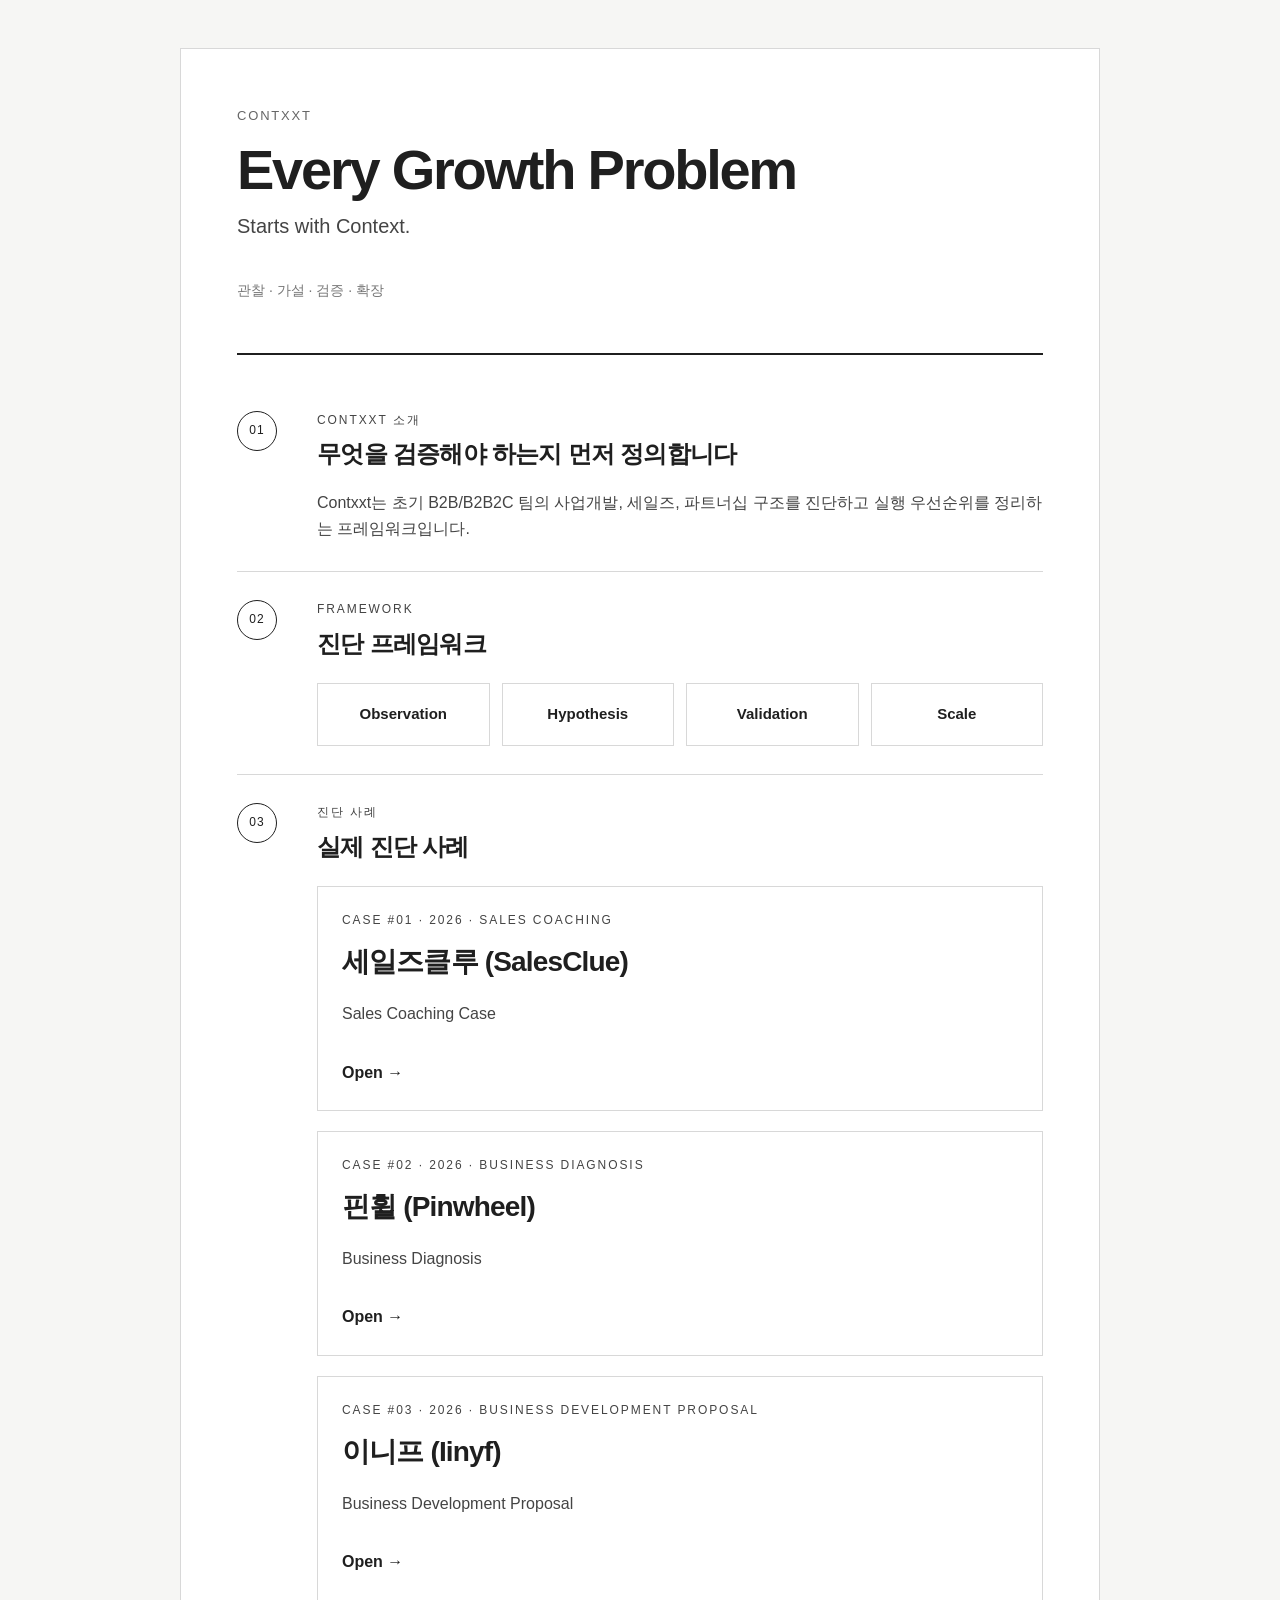
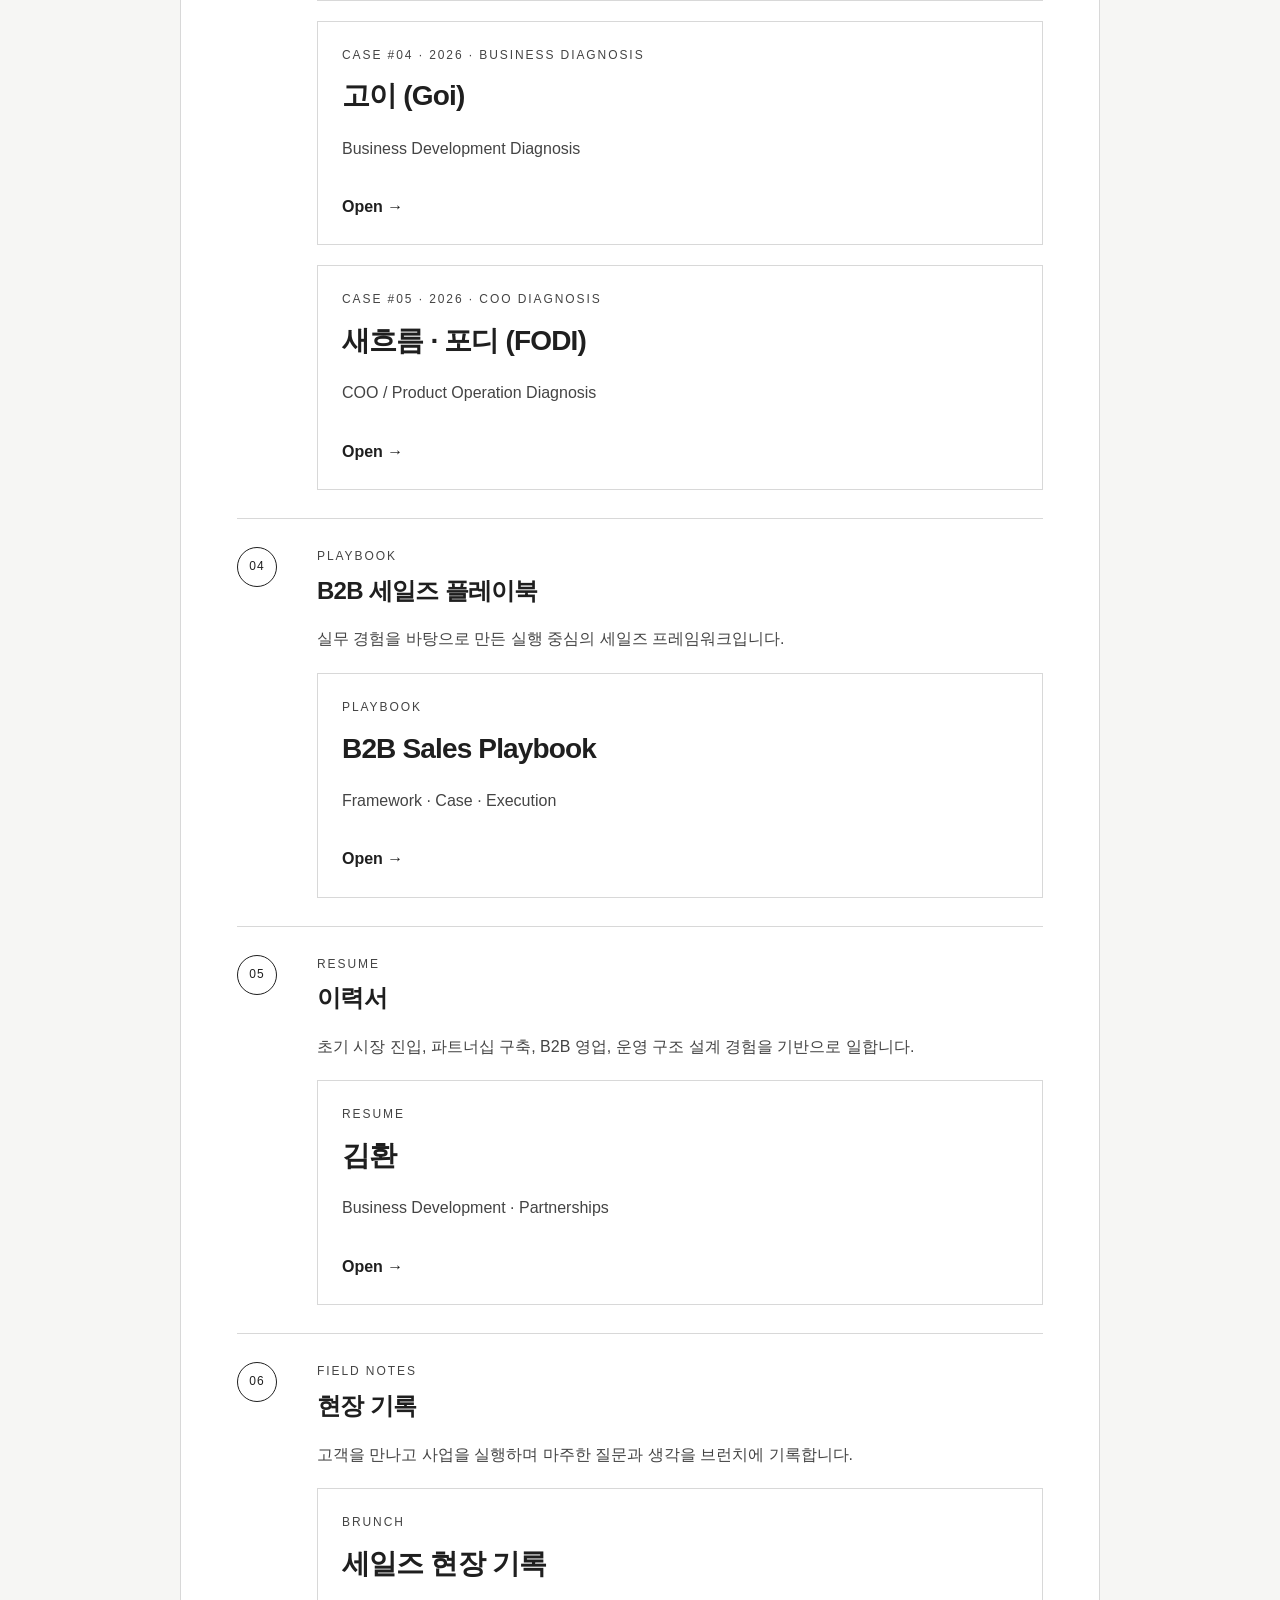
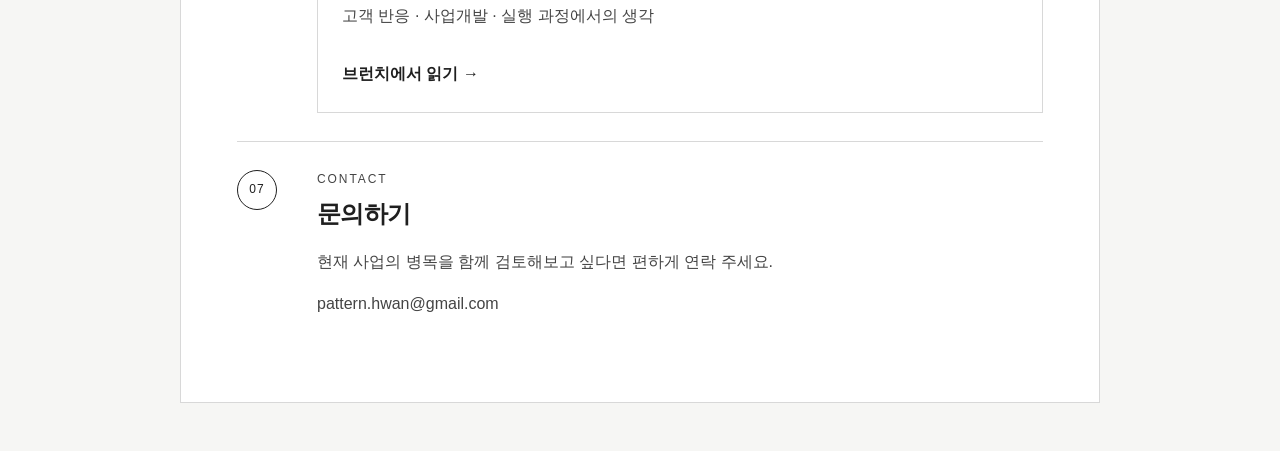
<file: index.html>
<!DOCTYPE html>
<html lang="ko">

<head>
    <meta charset="UTF-8" />
    <meta name="viewport" content="width=device-width, initial-scale=1.0" />

    <title>Contxxt | Every Growth Problem Starts with Context.</title>

    <link rel="stylesheet" href="css/style.css" />
</head>

<body>

<main class="page">

    <header class="hero">

        <p class="eyebrow">
            CONTXXT
        </p>

        <h1>
            Every Growth Problem
        </h1>

        <p class="subtitle">
            Starts with Context.
        </p>

        <p class="note">
            관찰 · 가설 · 검증 · 확장
        </p>

    </header>

    <section class="card">

        <div class="section-label">
            01
        </div>

        <div class="section-body">

            <p class="section-kicker">
                Contxxt 소개
            </p>

            <h2>
                무엇을 검증해야 하는지 먼저 정의합니다
            </h2>

            <p>
                Contxxt는 초기 B2B/B2B2C 팀의 사업개발, 세일즈, 파트너십 구조를 진단하고 실행 우선순위를 정리하는 프레임워크입니다.
            </p>

        </div>

    </section>

    <section class="card">

        <div class="section-label">
            02
        </div>

        <div class="section-body">

            <p class="section-kicker">
                Framework
            </p>

            <h2>
                진단 프레임워크
            </h2>

            <div class="framework-grid">

                <div>Observation</div>

                <div>Hypothesis</div>

                <div>Validation</div>

                <div>Scale</div>

            </div>

        </div>

    </section>

    <section class="card">

        <div class="section-label">
            03
        </div>

        <div class="section-body">

            <p class="section-kicker">
                진단 사례
            </p>

            <h2>
                실제 진단 사례
            </h2>

            <a class="sample-card" href="cases/2026/001_salesclue.html">
                <p class="section-kicker">
                    Case #01 · 2026 · Sales Coaching
                </p>
                <h3>
                    세일즈클루 (SalesClue)
                </h3>
                <p>
                    Sales Coaching Case
                </p>
                <span>
                    Open →
                </span>
            </a>

            <a class="sample-card" href="cases/2026/002_pinwheel.html">
                <p class="section-kicker">Case #02 · 2026 · Business Diagnosis</p>
                <h3>핀휠 (Pinwheel)</h3>
                <p>Business Diagnosis</p>
                <span>Open →</span>
            </a>

            <a class="sample-card" href="cases/2026/003_iinyf.html">
                <p class="section-kicker">
                    Case #03 · 2026 · Business Development Proposal
                </p>
                <h3>
                    이니프 (Iinyf)
                </h3>
                <p>
                    Business Development Proposal
                </p>
                <span>
                    Open →
                </span>
            </a>

            <a class="sample-card" href="cases/2026/004_goi.html">
                <p class="section-kicker">
                    Case #04 · 2026 · Business Diagnosis
                </p>
                <h3>
                    고이 (Goi)
                </h3>
                <p>
                    Business Development Diagnosis
                </p>
                <span>
                    Open →
                </span>
            </a>
            <a class="sample-card" href="cases/2026/005_FODI.html">
                <p class="section-kicker">
                    Case #05 · 2026 · COO Diagnosis
                </p>
                <h3>
                    새흐름 · 포디 (FODI)
                </h3>
                <p>
                    COO / Product Operation Diagnosis
                </p>
                <span>
                    Open →
                </span>
            </a>

        </div>

    </section>

    <section class="card">

        <div class="section-label">
            04
        </div>

        <div class="section-body">

            <p class="section-kicker">
                Playbook
            </p>

            <h2>
                B2B 세일즈 플레이북
            </h2>

            <p>
                실무 경험을 바탕으로 만든 실행 중심의 세일즈 프레임워크입니다.
            </p>

            <a class="sample-card" href="playbook/">

                <p class="section-kicker">
                    Playbook
                </p>

                <h3>
                    B2B Sales Playbook
                </h3>

                <p>
                    Framework · Case · Execution
                </p>

                <span>
                    Open →
                </span>

            </a>

        </div>

    </section>

    <section class="card">

        <div class="section-label">
            05
        </div>

        <div class="section-body">

            <p class="section-kicker">
                Resume
            </p>

            <h2>
                이력서
            </h2>

            <p>
                초기 시장 진입, 파트너십 구축, B2B 영업, 운영 구조 설계 경험을 기반으로 일합니다.
            </p>

            <a class="sample-card" href="resume/">

                <p class="section-kicker">
                    Resume
                </p>

                <h3>
                    김환
                </h3>

                <p>
                    Business Development · Partnerships
                </p>

                <span>
                    Open →
                </span>

            </a>

        </div>

    </section>

    <section class="card">

        <div class="section-label">
            06
        </div>

        <div class="section-body">

            <p class="section-kicker">Field Notes</p>

            <h2>현장 기록</h2>

            <p>
                고객을 만나고 사업을 실행하며 마주한 질문과 생각을 브런치에 기록합니다.
            </p>

            <a class="sample-card" href="https://brunch.co.kr/@balguler" target="_blank" rel="noopener noreferrer">
                <p class="section-kicker">Brunch</p>
                <h3>세일즈 현장 기록</h3>
                <p>고객 반응 · 사업개발 · 실행 과정에서의 생각</p>
                <span>브런치에서 읽기 →</span>
            </a>

        </div>

    </section>

    <section class="card">

        <div class="section-label">
            07
        </div>

        <div class="section-body">

            <p class="section-kicker">
                Contact
            </p>

            <h2>
                문의하기
            </h2>

            <p>
                현재 사업의 병목을 함께 검토해보고 싶다면 편하게 연락 주세요.
            </p>

            <p>
                pattern.hwan@gmail.com
            </p>

        </div>

    </section>

</main>

</body>

</html>
</file>
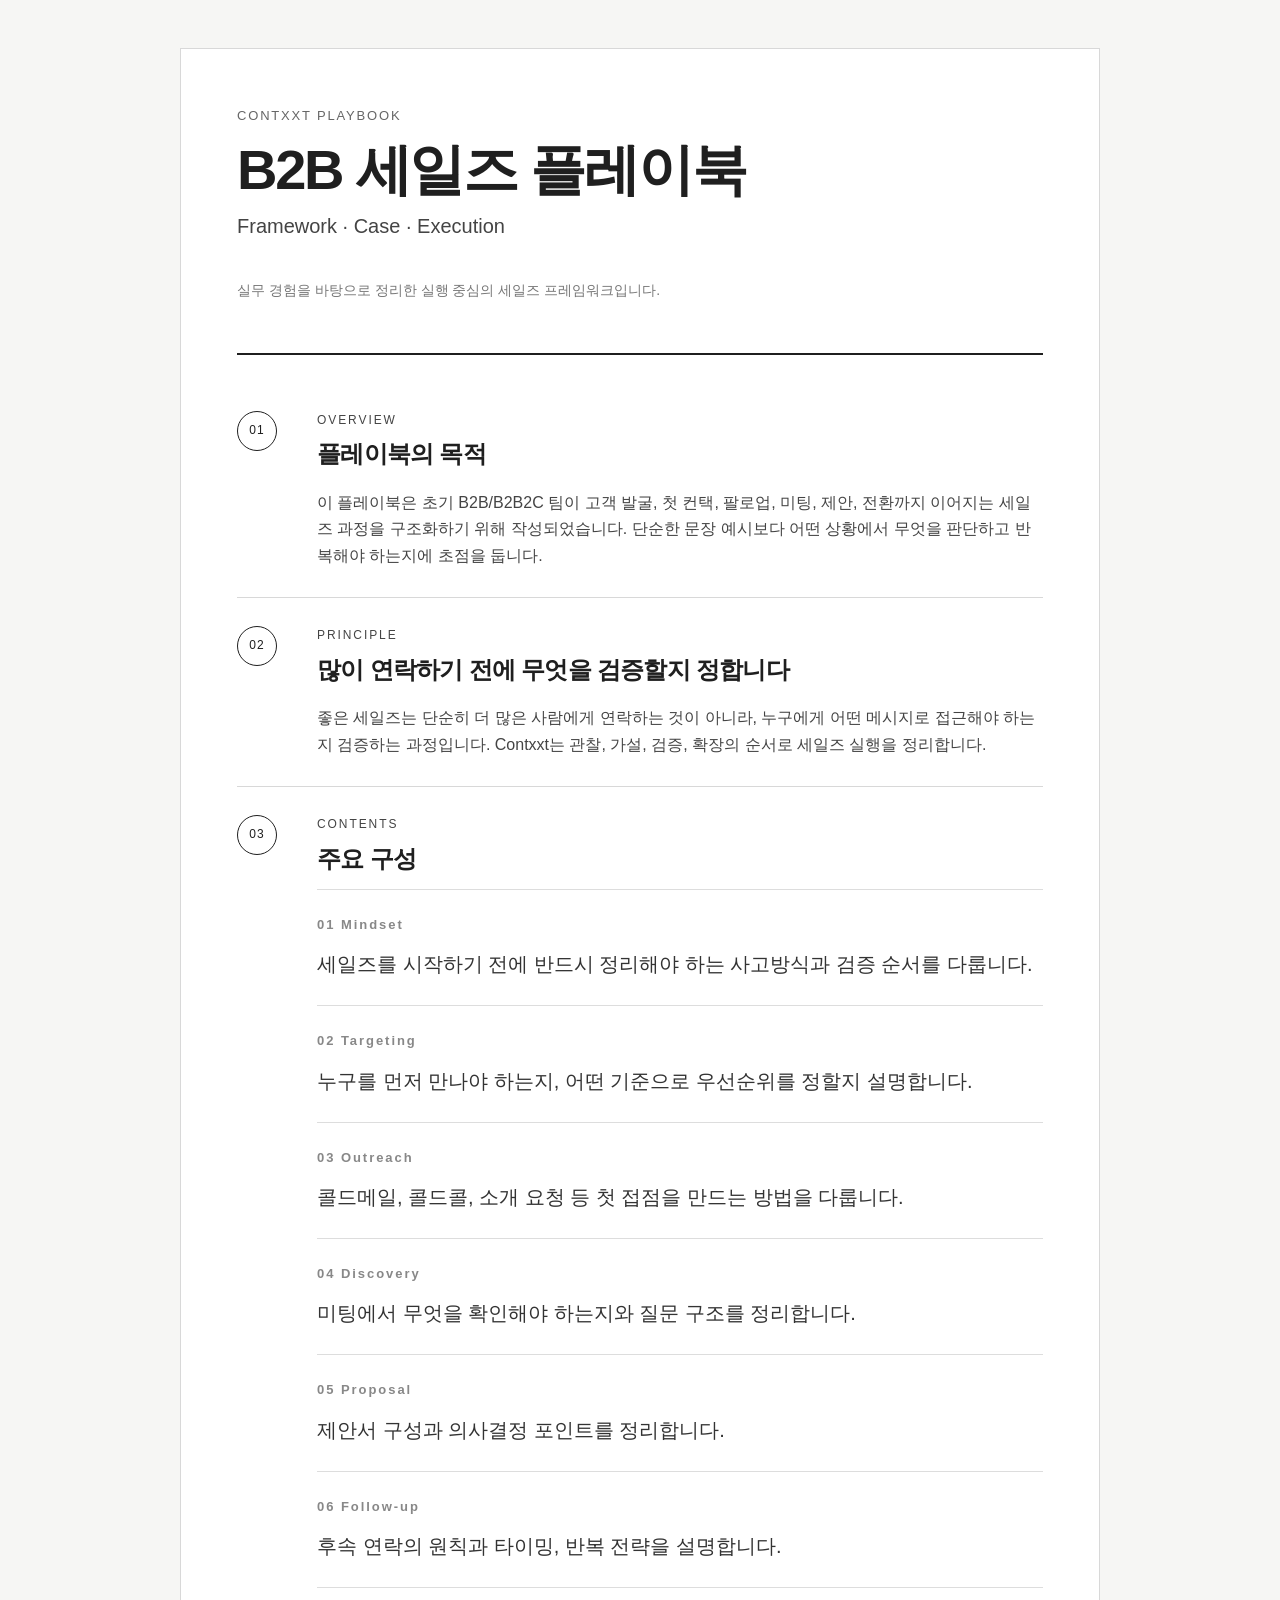
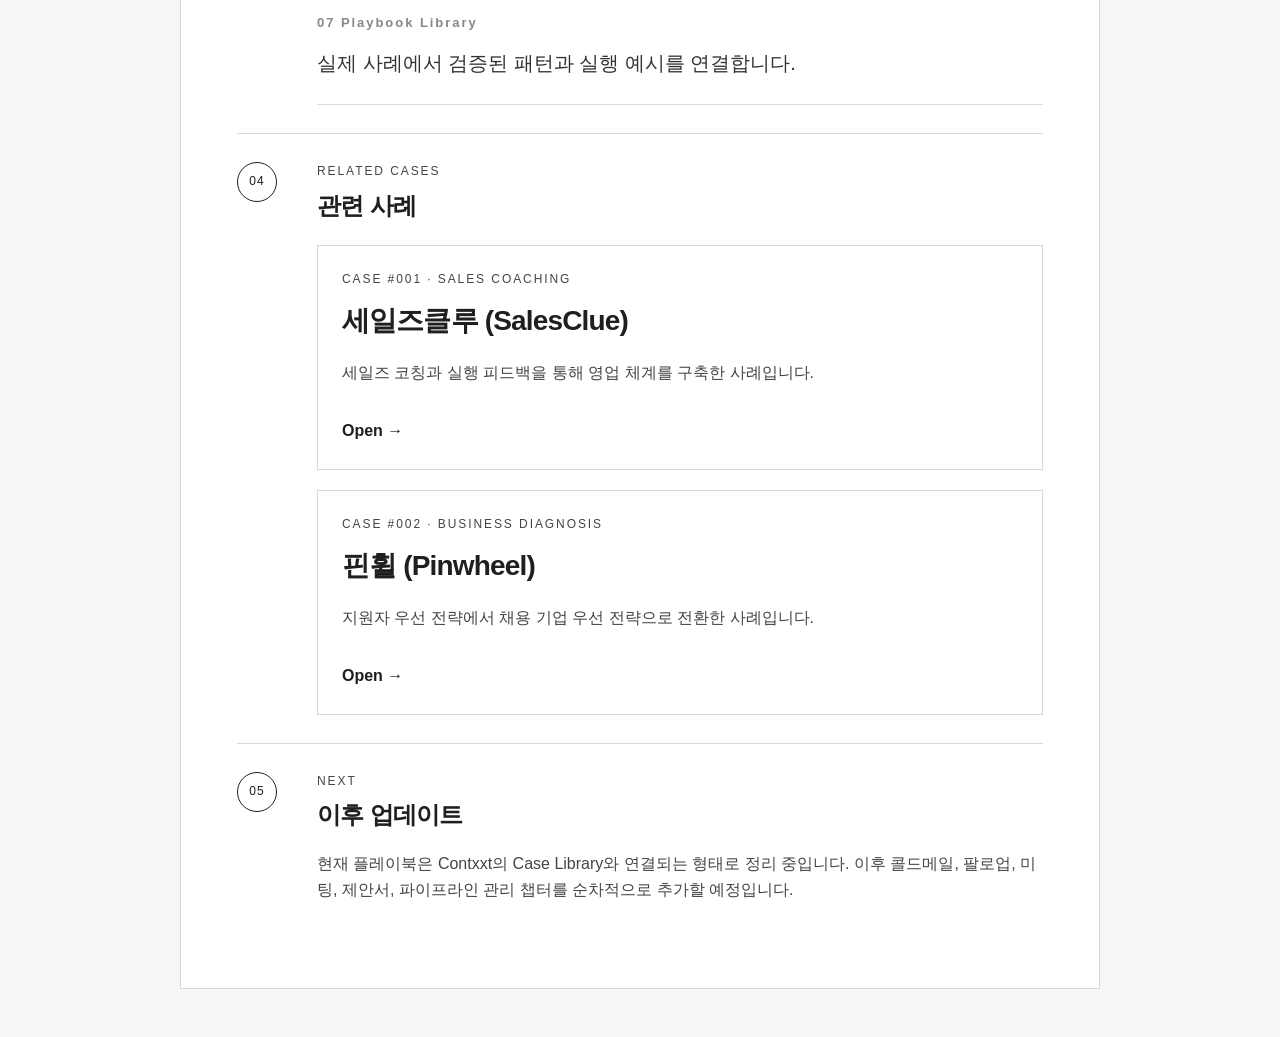
<file: playbook/index.html>
<!DOCTYPE html>
<html lang="ko">
<head>
  <meta charset="UTF-8" />
  <meta name="viewport" content="width=device-width, initial-scale=1.0" />
  <title>Contxxt Playbook</title>
  <link rel="stylesheet" href="../css/style.css" />
</head>

<body>
  <main class="page">
    <header class="hero">
      <p class="eyebrow">CONTXXT PLAYBOOK</p>
      <h1>B2B 세일즈 플레이북</h1>
      <p class="subtitle">Framework · Case · Execution</p>
      <p class="note">실무 경험을 바탕으로 정리한 실행 중심의 세일즈 프레임워크입니다.</p>
    </header>

    <section class="card">
      <div class="section-label">01</div>
      <div class="section-body">
        <p class="section-kicker">Overview</p>
        <h2>플레이북의 목적</h2>
        <p>
          이 플레이북은 초기 B2B/B2B2C 팀이 고객 발굴, 첫 컨택, 팔로업, 미팅, 제안, 전환까지 이어지는 세일즈 과정을 구조화하기 위해 작성되었습니다.
          단순한 문장 예시보다 어떤 상황에서 무엇을 판단하고 반복해야 하는지에 초점을 둡니다.
        </p>
      </div>
    </section>

    <section class="card">
      <div class="section-label">02</div>
      <div class="section-body">
        <p class="section-kicker">Principle</p>
        <h2>많이 연락하기 전에 무엇을 검증할지 정합니다</h2>
        <p>
          좋은 세일즈는 단순히 더 많은 사람에게 연락하는 것이 아니라, 누구에게 어떤 메시지로 접근해야 하는지 검증하는 과정입니다.
          Contxxt는 관찰, 가설, 검증, 확장의 순서로 세일즈 실행을 정리합니다.
        </p>
      </div>
    </section>

    <section class="card">
      <div class="section-label">03</div>
      <div class="section-body">
        <p class="section-kicker">Contents</p>
        <h2>주요 구성</h2>

        <div class="hypothesis-card">
          <div class="hypothesis-title">01 Mindset</div>
          <p>세일즈를 시작하기 전에 반드시 정리해야 하는 사고방식과 검증 순서를 다룹니다.</p>
        </div>

        <div class="hypothesis-card">
          <div class="hypothesis-title">02 Targeting</div>
          <p>누구를 먼저 만나야 하는지, 어떤 기준으로 우선순위를 정할지 설명합니다.</p>
        </div>

        <div class="hypothesis-card">
          <div class="hypothesis-title">03 Outreach</div>
          <p>콜드메일, 콜드콜, 소개 요청 등 첫 접점을 만드는 방법을 다룹니다.</p>
        </div>

        <div class="hypothesis-card">
          <div class="hypothesis-title">04 Discovery</div>
          <p>미팅에서 무엇을 확인해야 하는지와 질문 구조를 정리합니다.</p>
        </div>

        <div class="hypothesis-card">
          <div class="hypothesis-title">05 Proposal</div>
          <p>제안서 구성과 의사결정 포인트를 정리합니다.</p>
        </div>

        <div class="hypothesis-card">
          <div class="hypothesis-title">06 Follow-up</div>
          <p>후속 연락의 원칙과 타이밍, 반복 전략을 설명합니다.</p>
        </div>

        <div class="hypothesis-card">
          <div class="hypothesis-title">07 Playbook Library</div>
          <p>실제 사례에서 검증된 패턴과 실행 예시를 연결합니다.</p>
        </div>
      </div>
    </section>

    <section class="card">
      <div class="section-label">04</div>
      <div class="section-body">
        <p class="section-kicker">Related Cases</p>
        <h2>관련 사례</h2>

        <a class="sample-card" href="../cases/2026/001_salesclue.html">
          <p class="section-kicker">Case #001 · Sales Coaching</p>
          <h3>세일즈클루 (SalesClue)</h3>
          <p>세일즈 코칭과 실행 피드백을 통해 영업 체계를 구축한 사례입니다.</p>
          <span>Open →</span>
        </a>

        <a class="sample-card" href="../cases/2026/002_pinwheel.html">
          <p class="section-kicker">Case #002 · Business Diagnosis</p>
          <h3>핀휠 (Pinwheel)</h3>
          <p>지원자 우선 전략에서 채용 기업 우선 전략으로 전환한 사례입니다.</p>
          <span>Open →</span>
        </a>
      </div>
    </section>

    <section class="card">
      <div class="section-label">05</div>
      <div class="section-body">
        <p class="section-kicker">Next</p>
        <h2>이후 업데이트</h2>
        <p>
          현재 플레이북은 Contxxt의 Case Library와 연결되는 형태로 정리 중입니다.
          이후 콜드메일, 팔로업, 미팅, 제안서, 파이프라인 관리 챕터를 순차적으로 추가할 예정입니다.
        </p>
      </div>
    </section>
  </main>
</body>
</html>
</file>
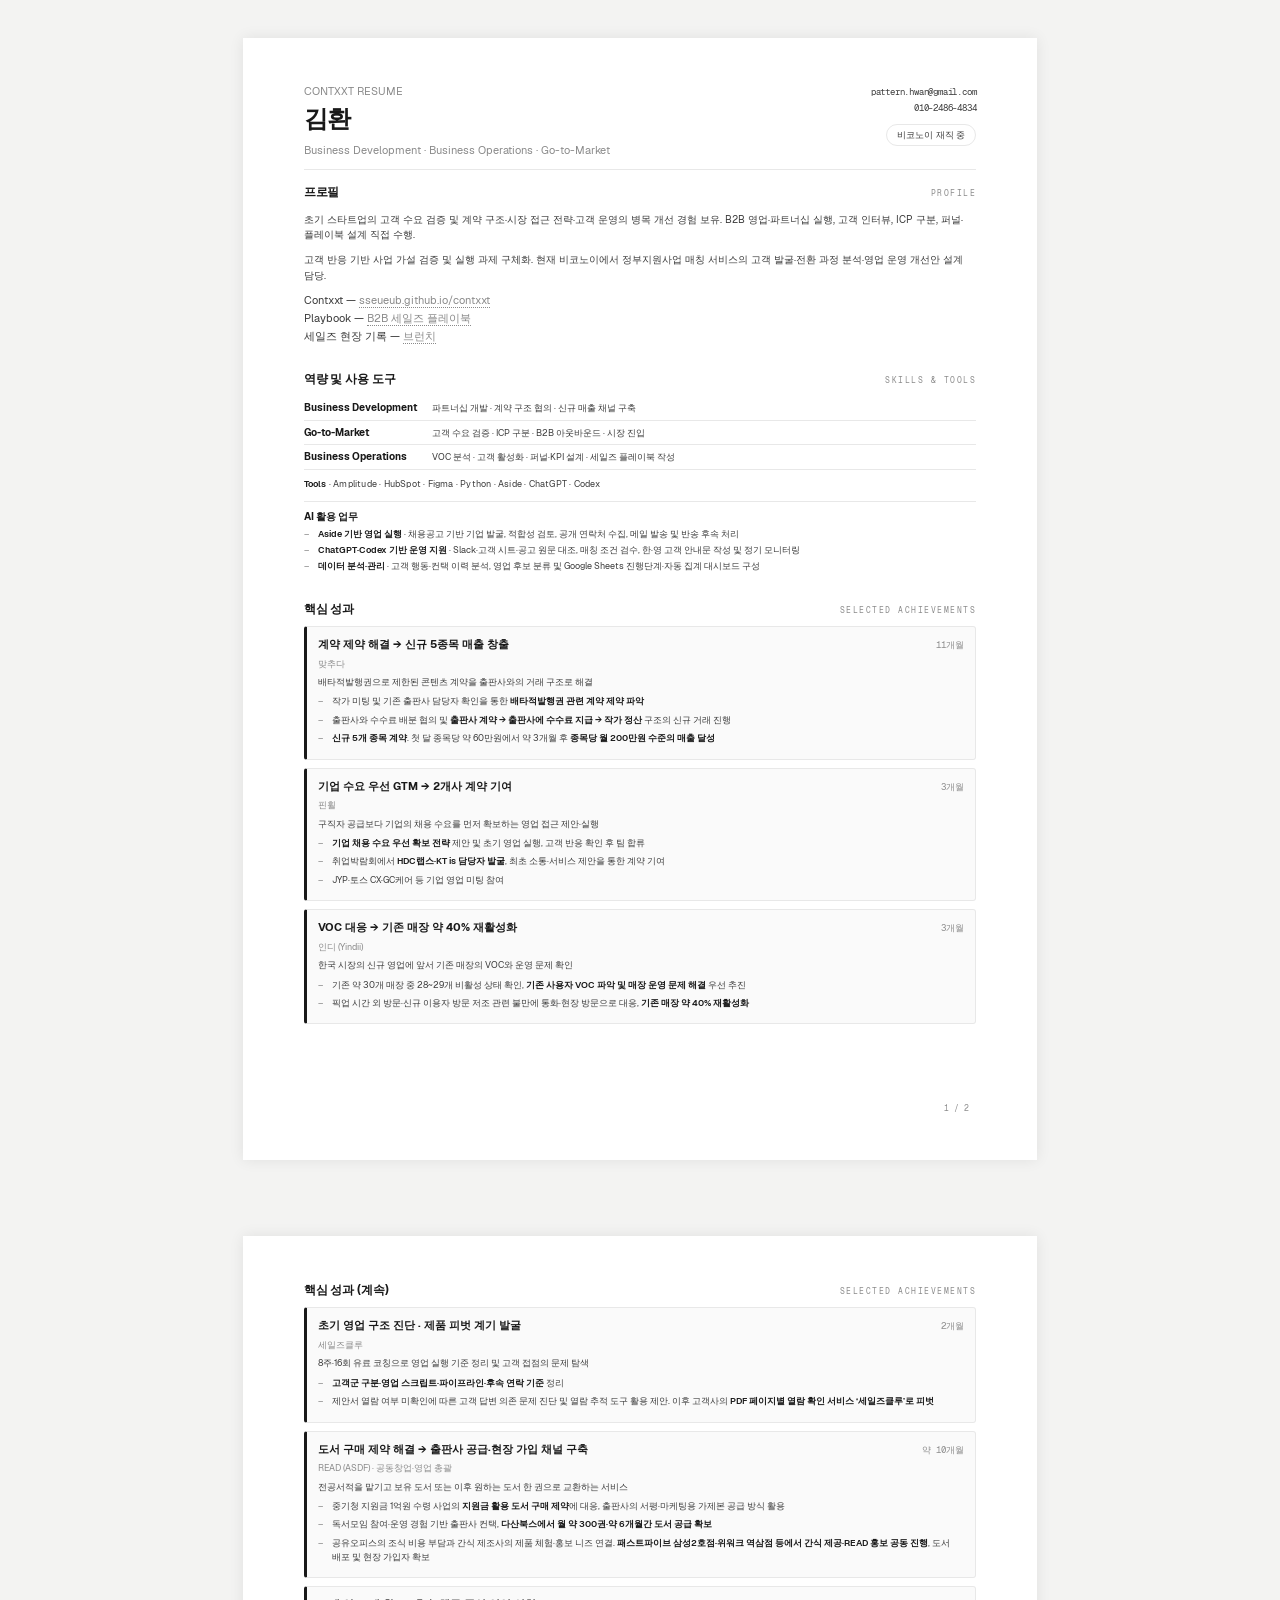
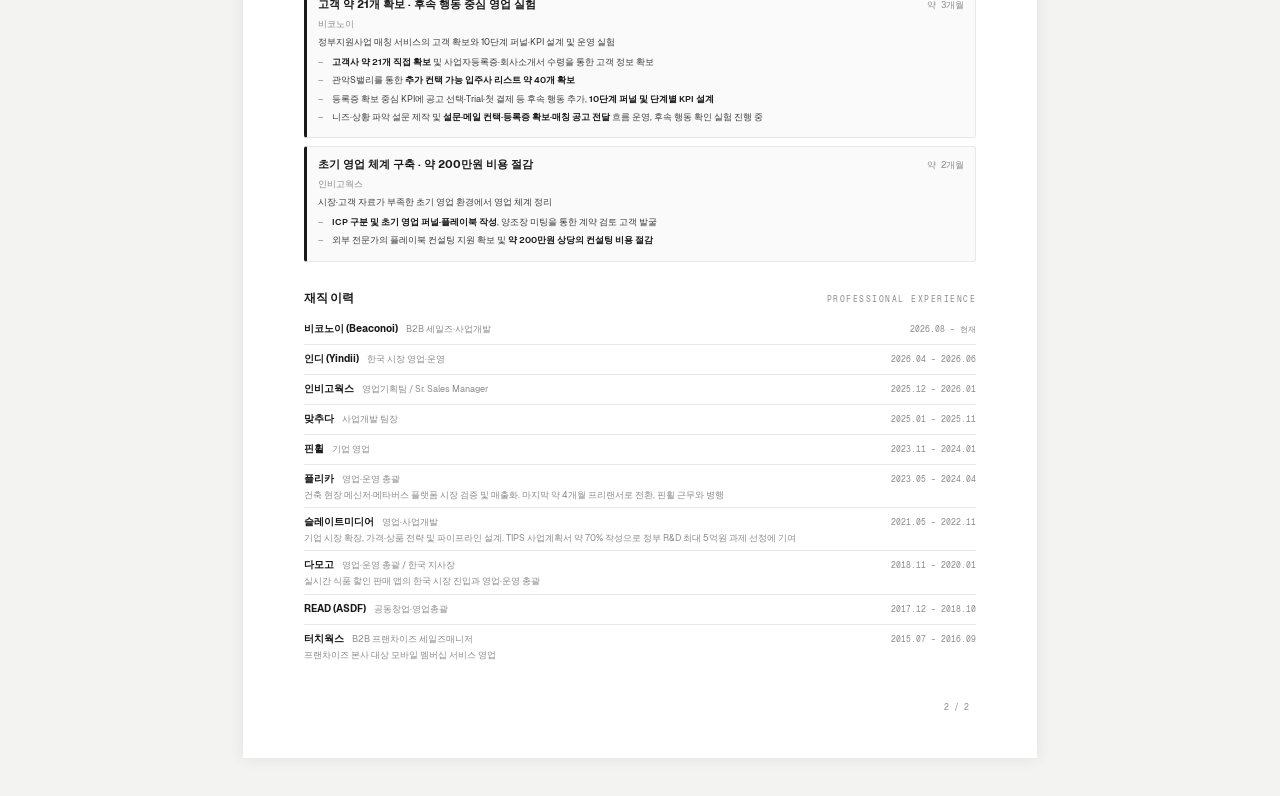
<file: resume/index.html>
<!DOCTYPE html>

<html lang="ko">
<head>
<meta charset="utf-8"/>
<meta content="light only" name="color-scheme"/>
<meta content="#ffffff" name="theme-color"/>
<title>김환 이력서 — BD · BizOps · GTM | 3차 개정</title>
<style>
@font-face {
    font-family: 'Geist';
    src: url([data-uri]) format('woff2');
    font-weight: 400;
    font-style: normal;
    font-display: swap;
  }
  @font-face {
    font-family: 'Geist';
    src: url([data-uri]) format('woff2');
    font-weight: 600;
    font-style: normal;
    font-display: swap;
  }
  @font-face {
    font-family: 'Geist';
    src: url([data-uri]) format('woff2');
    font-weight: 800;
    font-style: normal;
    font-display: swap;
  }
  @font-face {
    font-family: 'Geist Mono';
    src: url([data-uri]) format('woff2');
    font-weight: 400;
    font-style: normal;
    font-display: swap;
  }

  

  :root{
    --ink:#191919;
    --body:#3a3a3a;
    --muted:#8a8a8a;
    --line:#e8e8e8;
  }
  *{ box-sizing:border-box; }
  html,body{ margin:0; padding:0; }
  body{
    font-family:"Geist","Noto Sans CJK KR","Noto Sans KR",sans-serif;
    color:var(--body);
    background:#f3f3f2;
    font-size:11px;
    line-height:1.6;
    -webkit-font-smoothing:antialiased;
    display:flex;
    flex-direction:column;
    align-items:center;
    width:100%;
    word-break:keep-all;
    overflow-wrap:normal;
  }
  @page{ size: A4; margin: 0; }
  .page{
    width:210mm;
    min-height:297mm;
    padding:16mm 18mm;
    box-sizing:border-box;
    margin:10mm 0;
    background:#ffffff;
    box-shadow:0 0 14px rgba(0,0,0,0.08);
    page-break-after:always;
    flex-shrink:0;
  }
  .page:last-child{ page-break-after:auto; }
  @media print{
    body{ background:#fff; display:block; }
    .page{ box-shadow:none; margin:0 auto; }
  }

  .header{
    display:flex;
    justify-content:space-between;
    align-items:flex-start;
    padding-bottom:14px;
    margin-bottom:20px;
    border-bottom:1px solid var(--line);
  }
  .header .name-block h1{
    font-family:"Geist","Noto Sans CJK KR",sans-serif;
    font-weight:700;
    font-size:24px;
    letter-spacing:-0.3px;
    color:var(--ink);
    margin:0 0 4px 0;
  }
  .header .name-block .role-tag{
    font-size:10.5px;
    font-weight:400;
    color:var(--muted);
  }
  .header .meta-block{
    text-align:right;
    font-size:9.3px;
    color:var(--muted);
    line-height:1.7;
    padding-top:2px;
  }
  .header .meta-block .contact{
    color:var(--body);
    font-weight:500;
    font-family:"Geist Mono","Noto Sans CJK KR",monospace;
    letter-spacing:-0.2px;
  }
  .header .meta-block .status{
    display:inline-block;
    margin-top:7px;
    padding:3px 10px;
    border:1px solid var(--line);
    border-radius:999px;
    font-size:8.5px;
    color:var(--body);
    letter-spacing:0.2px;
  }

  .section{ margin-bottom:18px; }
  .section-head{
    display:flex;
    align-items:baseline;
    justify-content:space-between;
    margin-bottom:9px;
  }
  .section-head h2{
    font-family:"Geist","Noto Sans CJK KR",sans-serif;
    font-size:12px;
    font-weight:700;
    letter-spacing:-0.1px;
    color:var(--ink);
    margin:0;
  }
  .section-head .eyebrow{
    font-family:"Geist Mono","Noto Sans CJK KR",monospace;
    font-size:7.8px;
    color:var(--muted);
    letter-spacing:1.5px;
    text-transform:uppercase;
  }

  .intro p{ margin:0 0 6px 0; font-size:10.2px; color:var(--body); }
  .intro p:last-of-type{ margin-bottom:0; }
  .intro .links{ margin-top:8px; font-size:8.8px; color:var(--muted); }
  .intro .links a{ color:var(--muted); text-decoration:none; border-bottom:1px dotted var(--muted); }
  .intro .links div{ margin-bottom:2px; }

  .kpi-grid{
    display:flex;
    border:1px solid var(--line);
    background:#fff;
  }
  .kpi-cell{
    flex:1 1 0;
    padding:11px 12px;
    border-right:1px solid var(--line);
    box-sizing:border-box;
  }
  .kpi-cell:last-child{ border-right:none; }
  .kpi-num{
    font-family:"Geist","Noto Sans CJK KR",sans-serif;
    font-size:18px;
    font-weight:700;
    color:var(--ink);
    letter-spacing:-0.3px;
    line-height:1.1;
    margin-bottom:4px;
  }
  .kpi-num .unit{ font-size:11px; font-weight:600; margin-left:1px; }
  .kpi-label{ font-size:8.7px; color:var(--muted); line-height:1.35; }

  .role{
    padding:11px 0;
    border-bottom:1px solid var(--line);
    page-break-inside:avoid;
  }
  .role:first-child{ padding-top:0; }
  .role:last-child{ border-bottom:none; padding-bottom:0; }
  .role.compact{ padding:8px 0; }
  .role.compact .role-head h3{ font-size:11px; }
  .role.compact .role-task{ font-size:9px; color:var(--muted); }
  .role.compact .story-item{ font-size:9px; }
  .role-head{
    display:flex;
    justify-content:space-between;
    align-items:baseline;
    margin-bottom:4px;
  }
  .role-head .role-id{ display:flex; align-items:baseline; }
  .role-head h3{
    font-family:"Geist","Noto Sans CJK KR",sans-serif;
    font-size:12px;
    font-weight:700;
    color:var(--ink);
    margin:0;
  }
  .role-head .role-title{ margin-left:8px; font-size:9.2px; font-weight:400; color:var(--muted); }
  .role-head .role-period{
    font-family:"Geist Mono","Noto Sans CJK KR",monospace;
    font-size:8.7px;
    color:var(--muted);
    white-space:nowrap;
    font-variant-numeric:tabular-nums;
  }
  .role-task{ margin:2px 0 7px 0; font-size:9.5px; color:var(--body); }
  .role-task .label{ font-weight:600; color:var(--ink); margin-right:5px; }
  .role-grid{
    display:flex;
    gap:0 22px;
  }
  .role-grid > div{ flex:1; min-width:0; }
  .role-block-title{
    font-family:"Geist Mono","Noto Sans CJK KR",monospace;
    font-size:7.5px;
    font-weight:500;
    color:var(--muted);
    letter-spacing:1px;
    text-transform:uppercase;
    margin:6px 0 4px 0;
  }
  ul.role-list{ margin:0; padding:0; list-style:none; }
  ul.role-list li{
    position:relative;
    padding-left:12px;
    margin-bottom:3px;
    font-size:9.5px;
    color:var(--body);
  }
  ul.role-list li:last-child{ margin-bottom:0; }
  ul.role-list li::before{ content:"–"; position:absolute; left:0; top:0; color:var(--muted); }
  ul.role-list b{ font-weight:600; color:var(--ink); }

  /* ---------- Story blocks ---------- */
  .story-list{ margin:0; padding:0; list-style:none; }
  .story-item{
    position:relative;
    padding-left:14px;
    margin-bottom:7px;
    font-size:9.7px;
    color:var(--body);
  }
  .story-item:last-child{ margin-bottom:0; }
  .story-item::before{
    content:"–";
    position:absolute;
    left:0; top:0;
    color:var(--muted);
  }
  .story-item b{ font-weight:600; color:var(--ink); }
  .contrib-label{
    font-family:"Geist Mono","Noto Sans CJK KR",monospace;
    font-size:7.5px;
    font-weight:500;
    color:var(--muted);
    letter-spacing:1px;
    text-transform:uppercase;
    margin:7px 0 5px 0;
  }

  /* ---------- Capability cards ---------- */
  .cap-item{
    padding:11px 0;
    border-bottom:1px solid var(--line);
  }
  .cap-item:first-child{ padding-top:0; }
  .cap-item:last-child{ border-bottom:none; padding-bottom:0; }
  .cap-title{
    font-family:"Geist","Noto Sans CJK KR",sans-serif;
    font-size:11px;
    font-weight:700;
    color:var(--ink);
    margin-bottom:3px;
  }
  .cap-summary{
    font-size:9.5px;
    color:var(--body);
    margin-bottom:0;
  }
  .cap-keywords{ margin:0; padding:0; list-style:none; }
  .cap-keywords li{
    position:relative;
    padding-left:12px;
    margin-bottom:3px;
    font-size:9.7px;
    color:var(--body);
  }
  .cap-keywords li:last-child{ margin-bottom:0; }
  .cap-keywords li::before{ content:"–"; position:absolute; left:0; top:0; color:var(--muted); }
  .role-metrics{
    margin-top:7px;
    font-size:9px;
    color:var(--muted);
  }
  .role-metrics b{ font-weight:600; color:var(--ink); }

  .freelance-item{
    padding-bottom:9px;
    margin-bottom:9px;
    border-bottom:1px solid var(--line);
  }
  .freelance-item:last-child{ margin-bottom:0; padding-bottom:0; border-bottom:none; }
  .freelance-item .role-head h3{ font-size:11px; }

  .tools-line{ font-size:9.5px; color:var(--body); letter-spacing:0.2px; }
  .tools-line b{ color:var(--ink); font-weight:600; }

  .footnote{
    margin-top:12px;
    font-size:7.8px;
    color:var(--muted);
    text-align:right;
    font-family:"Geist Mono","Noto Sans CJK KR",monospace;
  }

  .project-note{font-size:8.5px;color:var(--muted);margin:6px 0 0;}
  .role-head{gap:12px;}
  .role-id{flex-wrap:wrap;}
  .page{position:relative;}
  .footnote{position:absolute;bottom:12mm;right:18mm;}
  @media screen and (max-width:800px){.page{width:100%;min-height:0;padding:24px 20px;margin:0 0 16px;}.footnote{position:static;}.role-head{flex-wrap:wrap;}.header{gap:12px;}.role-head .role-title{margin-left:0;margin-right:8px;}.role-head .role-id{gap:4px 8px;}}

  .achievements .role{border:1px solid var(--line);background:#fafafa;border-left:3px solid var(--ink);padding:12px 14px;margin-bottom:10px;border-radius:3px;}
  .achievements .role:last-child{padding-bottom:12px;border-bottom:1px solid var(--line);}
  .achievements .role-head .role-id{display:block;}
  .achievements .role-head h3{font-size:12px;}
  .achievements .role-head .role-title{display:block;margin:3px 0 0;font-size:9px;}
  .role.compact{padding:10px 0;}
  .role.compact .role-task{margin-bottom:0;}

  .page{padding:12mm 16mm;}
  .header{margin-bottom:13px;padding-bottom:10px;}
  .section{margin-bottom:13px;}
  .section-head{margin-bottom:7px;}
  .intro p, .section > p{font-size:9.6px;}
  .skills .cap-item{padding:4px 0;display:flex;gap:12px;align-items:baseline;}
  .skills .cap-title{font-size:9.5px;min-width:116px;margin:0;}
  .skills .cap-summary{font-size:9px;}
  .skills .tools-line{margin:7px 0 0;font-size:9px;}
  .achievements .role{padding:9px 11px;margin-bottom:8px;}
  .achievements .role:last-child{padding-bottom:9px;}
  .achievements .role-head h3{font-size:11px;}
  .achievements .story-item{font-size:9px;margin-bottom:4px;}
  .achievements .role-task{font-size:9px;margin-bottom:5px;}
  .role.compact{padding:6px 0;}
  .role.compact .role-head{margin-bottom:1px;}
  .role.compact .role-head h3{font-size:10px;}
  .role.compact .role-title{font-size:8.5px;}
  .role.compact .role-period{font-size:8px;}
  .role.compact .role-task{font-size:8.5px;line-height:1.45;}
  .project-note{font-size:7.8px;}
  @media screen and (max-width:800px){.page{padding:24px 20px;}.skills .cap-item{display:block;}}

  /* More breathing room between the three opening sections. */
  .page:first-child > .header + .section{margin-bottom:25px;}
  .page:first-child > .section.skills{margin-bottom:27px;}

  .page:nth-child(2) > .section.achievements{margin-bottom:27px;}

  .section .links a, .section .links a:visited{color:var(--muted);text-decoration:none;border-bottom:1px dotted var(--muted);}

  .ai-use{margin-top:10px;padding-top:7px;border-top:1px solid var(--line);}
  .skills .ai-use .cap-title{margin-bottom:4px;}
  .ai-use .story-item{font-size:8.6px;line-height:1.5;margin-bottom:3px;}
</style>
</head>
<body><div class="page"><div class="header"><div class="name-block"><div class="role-tag">CONTXXT RESUME</div><h1>김환</h1><div class="role-tag">Business Development · Business Operations · Go-to-Market</div></div><div class="meta-block"><div class="contact">pattern.hwan@gmail.com</div><div class="contact">010-2486-4834</div><div class="status">비코노이 재직 중</div></div></div><div class="section"><div class="section-head"><h2>프로필</h2><span class="eyebrow">Profile</span></div><p>초기 스타트업의 고객 수요 검증 및 계약 구조·시장 접근 전략·고객 운영의 병목 개선 경험 보유. B2B 영업·파트너십 실행, 고객 인터뷰, ICP 구분, 퍼널·플레이북 설계 직접 수행.</p><p>고객 반응 기반 사업 가설 검증 및 실행 과제 구체화. 현재 비코노이에서 정부지원사업 매칭 서비스의 고객 발굴·전환 과정 분석·영업 운영 개선안 설계 담당.</p><div class="links"><div>Contxxt — <a href="https://sseueub.github.io/contxxt/" target="_blank" rel="noopener">sseueub.github.io/contxxt</a></div><div>Playbook — <a href="https://sseueub.github.io/contxxt/playbook/" target="_blank" rel="noopener">B2B 세일즈 플레이북</a></div><div>세일즈 현장 기록 — <a href="https://brunch.co.kr/@balguler" target="_blank" rel="noopener">브런치</a></div></div></div><div class="section skills"><div class="section-head"><h2>역량 및 사용 도구</h2><span class="eyebrow">Skills &amp; Tools</span></div><div class="cap-item"><div class="cap-title">Business Development</div><div class="cap-summary">파트너십 개발 · 계약 구조 협의 · 신규 매출 채널 구축</div></div><div class="cap-item"><div class="cap-title">Go-to-Market</div><div class="cap-summary">고객 수요 검증 · ICP 구분 · B2B 아웃바운드 · 시장 진입</div></div><div class="cap-item"><div class="cap-title">Business Operations</div><div class="cap-summary">VOC 분석 · 고객 활성화 · 퍼널·KPI 설계 · 세일즈 플레이북 작성</div></div><p class="tools-line"><b>Tools</b> · Amplitude · HubSpot · Figma · Python · Aside · ChatGPT · Codex</p><div class="ai-use"><div class="cap-title">AI 활용 업무</div><ul class="story-list"><li class="story-item"><b>Aside 기반 영업 실행</b> · 채용공고 기반 기업 발굴, 적합성 검토, 공개 연락처 수집, 메일 발송 및 반송 후속 처리</li><li class="story-item"><b>ChatGPT·Codex 기반 운영 지원</b> · Slack·고객 시트·공고 원문 대조, 매칭 조건 검수, 한·영 고객 안내문 작성 및 정기 모니터링</li><li class="story-item"><b>데이터 분석·관리</b> · 고객 행동·컨택 이력 분석, 영업 후보 분류 및 Google Sheets 진행단계·자동 집계 대시보드 구성</li></ul></div></div><div class="section achievements"><div class="section-head"><h2>핵심 성과</h2><span class="eyebrow">Selected Achievements</span></div><div class="role "><div class="role-head"><div class="role-id"><h3>계약 제약 해결 → 신규 5종목 매출 창출</h3><span class="role-title">맞추다</span></div><span class="role-period">11개월</span></div><p class="role-task">배타적발행권으로 제한된 콘텐츠 계약을 출판사와의 거래 구조로 해결</p><ul class="story-list"><li class="story-item">작가 미팅 및 기존 출판사 담당자 확인을 통한 <b>배타적발행권 관련 계약 제약 파악</b></li><li class="story-item">출판사와 수수료 배분 협의 및 <b>출판사 계약 → 출판사에 수수료 지급 → 작가 정산</b> 구조의 신규 거래 진행</li><li class="story-item"><b>신규 5개 종목 계약</b>. 첫 달 종목당 약 60만원에서 약 3개월 후 <b>종목당 월 200만원 수준의 매출 달성</b></li></ul></div><div class="role "><div class="role-head"><div class="role-id"><h3>기업 수요 우선 GTM → 2개사 계약 기여</h3><span class="role-title">핀휠</span></div><span class="role-period">3개월</span></div><p class="role-task">구직자 공급보다 기업의 채용 수요를 먼저 확보하는 영업 접근 제안·실행</p><ul class="story-list"><li class="story-item"><b>기업 채용 수요 우선 확보 전략</b> 제안 및 초기 영업 실행, 고객 반응 확인 후 팀 합류</li><li class="story-item">취업박람회에서 <b>HDC랩스·KT is 담당자 발굴</b>, 최초 소통·서비스 제안을 통한 계약 기여</li><li class="story-item">JYP·토스 CX·GC케어 등 기업 영업 미팅 참여</li></ul></div><div class="role "><div class="role-head"><div class="role-id"><h3>VOC 대응 → 기존 매장 약 40% 재활성화</h3><span class="role-title">인디 (Yindii)</span></div><span class="role-period">3개월</span></div><p class="role-task">한국 시장의 신규 영업에 앞서 기존 매장의 VOC와 운영 문제 확인</p><ul class="story-list"><li class="story-item">기존 약 30개 매장 중 28~29개 비활성 상태 확인, <b>기존 사용자 VOC 파악 및 매장 운영 문제 해결</b> 우선 추진</li><li class="story-item">픽업 시간 외 방문·신규 이용자 방문 저조 관련 불만에 통화·현장 방문으로 대응, <b>기존 매장 약 40% 재활성화</b></li></ul></div></div><div class="footnote">1 / 2</div></div><div class="page"><div class="section achievements"><div class="section-head"><h2>핵심 성과 (계속)</h2><span class="eyebrow">Selected Achievements</span></div><div class="role "><div class="role-head"><div class="role-id"><h3>초기 영업 구조 진단 · 제품 피벗 계기 발굴</h3><span class="role-title">세일즈클루</span></div><span class="role-period">2개월</span></div><p class="role-task">8주·16회 유료 코칭으로 영업 실행 기준 정리 및 고객 접점의 문제 탐색</p><ul class="story-list"><li class="story-item"><b>고객군 구분·영업 스크립트·파이프라인·후속 연락 기준</b> 정리</li><li class="story-item">제안서 열람 여부 미확인에 따른 고객 답변 의존 문제 진단 및 열람 추적 도구 활용 제안. 이후 고객사의 <b>PDF 페이지별 열람 확인 서비스 ‘세일즈클루’로 피벗</b></li></ul></div><div class="role"><div class="role-head"><div class="role-id"><h3>도서 구매 제약 해결 → 출판사 공급·현장 가입 채널 구축</h3><span class="role-title">READ (ASDF) · 공동창업·영업 총괄</span></div><span class="role-period">약 10개월</span></div><p class="role-task">전공서적을 맡기고 보유 도서 또는 이후 원하는 도서 한 권으로 교환하는 서비스</p><ul class="story-list"><li class="story-item">중기청 지원금 1억원 수령 사업의 <b>지원금 활용 도서 구매 제약</b>에 대응, 출판사의 서평·마케팅용 가제본 공급 방식 활용</li><li class="story-item">독서모임 참여·운영 경험 기반 출판사 컨택, <b>다산북스에서 월 약 300권·약 6개월간 도서 공급 확보</b></li><li class="story-item">공유오피스의 조식 비용 부담과 간식 제조사의 제품 체험·홍보 니즈 연결. <b>패스트파이브 삼성2호점·위워크 역삼점 등에서 간식 제공·READ 홍보 공동 진행</b>, 도서 배포 및 현장 가입자 확보</li></ul></div><div class="role "><div class="role-head"><div class="role-id"><h3>고객 약 21개 확보 · 후속 행동 중심 영업 실험</h3><span class="role-title">비코노이</span></div><span class="role-period">약 3개월</span></div><p class="role-task">정부지원사업 매칭 서비스의 고객 확보와 10단계 퍼널·KPI 설계 및 운영 실험</p><ul class="story-list"><li class="story-item"><b>고객사 약 21개 직접 확보</b> 및 사업자등록증·회사소개서 수령을 통한 고객 정보 확보</li><li class="story-item">관악S밸리를 통한 <b>추가 컨택 가능 입주사 리스트 약 40개 확보</b></li><li class="story-item">등록증 확보 중심 KPI에 공고 선택·Trial·첫 결제 등 후속 행동 추가, <b>10단계 퍼널 및 단계별 KPI 설계</b></li><li class="story-item">니즈·상황 파악 설문 제작 및 <b>설문·메일 컨택·등록증 확보·매칭 공고 전달</b> 흐름 운영, 후속 행동 확인 실험 진행 중</li></ul></div><div class="role "><div class="role-head"><div class="role-id"><h3>초기 영업 체계 구축 · 약 200만원 비용 절감</h3><span class="role-title">인비고웍스</span></div><span class="role-period">약 2개월</span></div><p class="role-task">시장·고객 자료가 부족한 초기 영업 환경에서 영업 체계 정리</p><ul class="story-list"><li class="story-item"><b>ICP 구분 및 초기 영업 퍼널·플레이북 작성</b>, 양조장 미팅을 통한 계약 검토 고객 발굴</li><li class="story-item">외부 전문가의 플레이북 컨설팅 지원 확보 및 <b>약 200만원 상당의 컨설팅 비용 절감</b></li></ul></div></div><div class="section"><div class="section-head"><h2>재직 이력</h2><span class="eyebrow">Professional Experience</span></div><div class="role compact"><div class="role-head"><div class="role-id"><h3>비코노이 (Beaconoi)</h3><span class="role-title">B2B 세일즈·사업개발</span></div><span class="role-period">2026.08 – 현재</span></div></div><div class="role compact"><div class="role-head"><div class="role-id"><h3>인디 (Yindii)</h3><span class="role-title">한국 시장 영업·운영</span></div><span class="role-period">2026.04 – 2026.06</span></div></div><div class="role compact"><div class="role-head"><div class="role-id"><h3>인비고웍스</h3><span class="role-title">영업기획팀 / Sr. Sales Manager</span></div><span class="role-period">2025.12 – 2026.01</span></div></div><div class="role compact"><div class="role-head"><div class="role-id"><h3>맞추다</h3><span class="role-title">사업개발 팀장</span></div><span class="role-period">2025.01 – 2025.11</span></div></div><div class="role compact"><div class="role-head"><div class="role-id"><h3>핀휠</h3><span class="role-title">기업 영업</span></div><span class="role-period">2023.11 – 2024.01</span></div></div><div class="role compact"><div class="role-head"><div class="role-id"><h3>플리카</h3><span class="role-title">영업·운영 총괄</span></div><span class="role-period">2023.05 – 2024.04</span></div><p class="role-task">건축 현장 메신저·메타버스 플랫폼 시장 검증 및 매출화. 마지막 약 4개월 프리랜서로 전환, 핀휠 근무와 병행</p></div><div class="role compact"><div class="role-head"><div class="role-id"><h3>슬레이트미디어</h3><span class="role-title">영업·사업개발</span></div><span class="role-period">2021.05 – 2022.11</span></div><p class="role-task">기업 시장 확장, 가격·상품 전략 및 파이프라인 설계. TIPS 사업계획서 약 70% 작성으로 정부 R&amp;D 최대 5억원 과제 선정에 기여</p></div><div class="role compact"><div class="role-head"><div class="role-id"><h3>다모고</h3><span class="role-title">영업·운영 총괄 / 한국 지사장</span></div><span class="role-period">2018.11 – 2020.01</span></div><p class="role-task">실시간 식품 할인 판매 앱의 한국 시장 진입과 영업·운영 총괄</p></div><div class="role compact"><div class="role-head"><div class="role-id"><h3>READ (ASDF)</h3><span class="role-title">공동창업·영업총괄</span></div><span class="role-period">2017.12 – 2018.10</span></div></div><div class="role compact"><div class="role-head"><div class="role-id"><h3>터치웍스</h3><span class="role-title">B2B 프랜차이즈 세일즈매니저</span></div><span class="role-period">2015.07 – 2016.09</span></div><p class="role-task">프랜차이즈 본사 대상 모바일 멤버십 서비스 영업</p></div></div><div class="footnote">2 / 2</div></div></body></html>
</file>
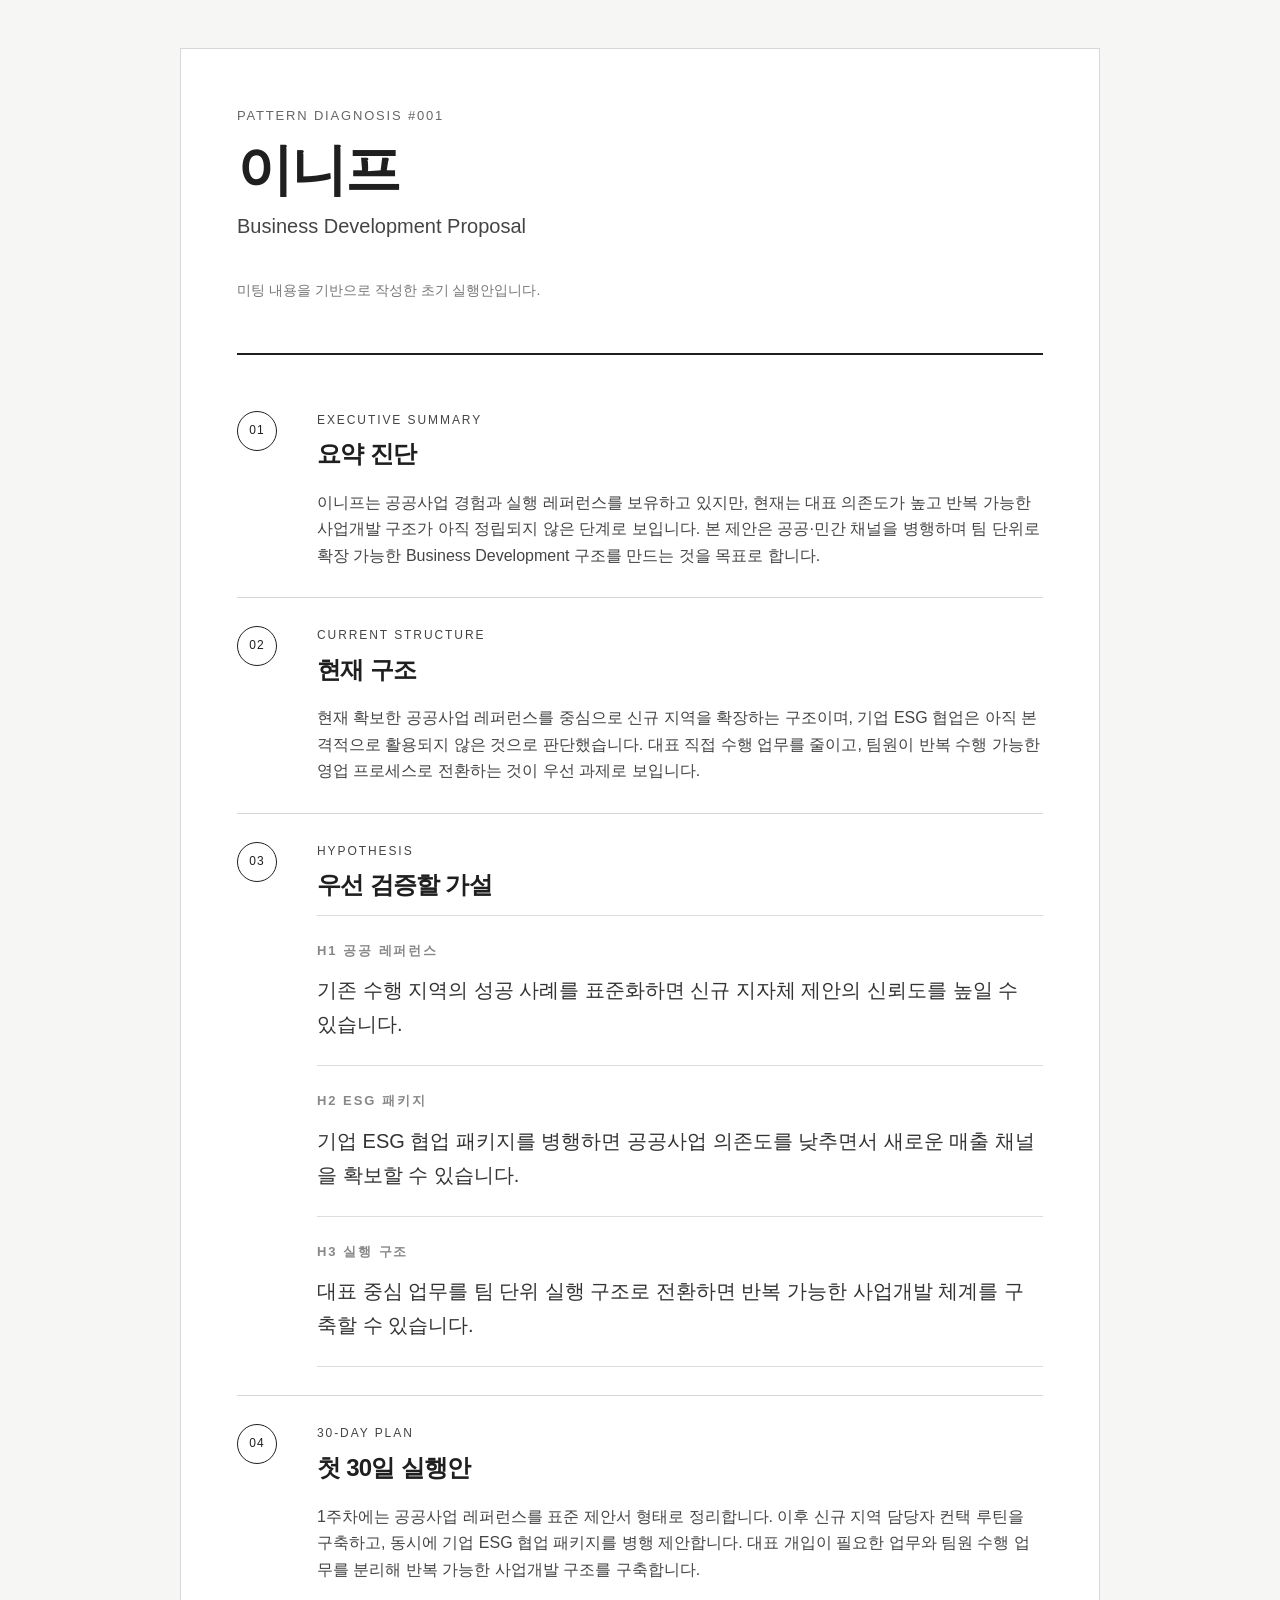
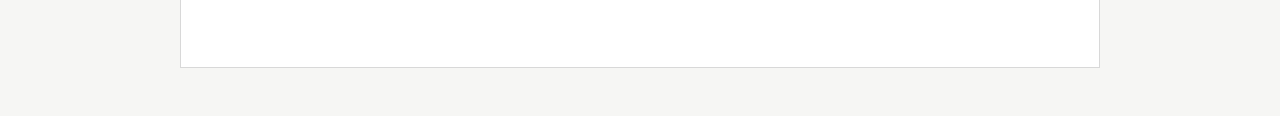
<file: diagnosis/iinyf.html>
<!DOCTYPE html>
<html lang="ko">
<head>
  <meta charset="UTF-8" />
  <meta name="viewport" content="width=device-width, initial-scale=1.0" />
  <title>Pattern Diagnosis #001 - 이니프</title>
  <link rel="stylesheet" href="../css/style.css" />
</head>

<body>
  <main class="page">
    <header class="hero">
      <p class="eyebrow">Pattern Diagnosis #001</p>
      <h1>이니프</h1>
      <p class="subtitle">Business Development Proposal</p>
      <p class="note">미팅 내용을 기반으로 작성한 초기 실행안입니다.</p>
    </header>

    <section class="card">
      <div class="section-label">01</div>
      <div class="section-body">
        <p class="section-kicker">Executive Summary</p>
        <h2>요약 진단</h2>
        <p>
이니프는 공공사업 경험과 실행 레퍼런스를 보유하고 있지만, 현재는 대표 의존도가 높고 반복 가능한 사업개발 구조가 아직 정립되지 않은 단계로 보입니다.
본 제안은 공공·민간 채널을 병행하며 팀 단위로 확장 가능한 Business Development 구조를 만드는 것을 목표로 합니다.
        </p>
      </div>
    </section>

    <section class="card">
      <div class="section-label">02</div>
      <div class="section-body">
        <p class="section-kicker">Current Structure</p>
        <h2>현재 구조</h2>
        <p>
현재 확보한 공공사업 레퍼런스를 중심으로 신규 지역을 확장하는 구조이며, 기업 ESG 협업은 아직 본격적으로 활용되지 않은 것으로 판단했습니다.
대표 직접 수행 업무를 줄이고, 팀원이 반복 수행 가능한 영업 프로세스로 전환하는 것이 우선 과제로 보입니다.
        </p>
      </div>
    </section>

    <section class="card">
      <div class="section-label">03</div>
      <div class="section-body">
        <p class="section-kicker">Hypothesis</p>
        <h2>우선 검증할 가설</h2>

        <div class="hypothesis-card">
          <div class="hypothesis-title">H1 공공 레퍼런스</div>
          <p>
기존 수행 지역의 성공 사례를 표준화하면 신규 지자체 제안의 신뢰도를 높일 수 있습니다.
          </p>
        </div>

        <div class="hypothesis-card">
          <div class="hypothesis-title">H2 ESG 패키지</div>
          <p>
기업 ESG 협업 패키지를 병행하면 공공사업 의존도를 낮추면서 새로운 매출 채널을 확보할 수 있습니다.
          </p>
        </div>

        <div class="hypothesis-card">
          <div class="hypothesis-title">H3 실행 구조</div>
          <p>
대표 중심 업무를 팀 단위 실행 구조로 전환하면 반복 가능한 사업개발 체계를 구축할 수 있습니다.
          </p>
        </div>
      </div>
    </section>

    <section class="card">
      <div class="section-label">04</div>
      <div class="section-body">
        <p class="section-kicker">30-Day Plan</p>
        <h2>첫 30일 실행안</h2>
        <p>
1주차에는 공공사업 레퍼런스를 표준 제안서 형태로 정리합니다. 이후 신규 지역 담당자 컨택 루틴을 구축하고, 동시에 기업 ESG 협업 패키지를 병행 제안합니다. 대표 개입이 필요한 업무와 팀원 수행 업무를 분리해 반복 가능한 사업개발 구조를 구축합니다.
        </p>
      </div>
    </section>
  </main>
</body>
</html>
</file>
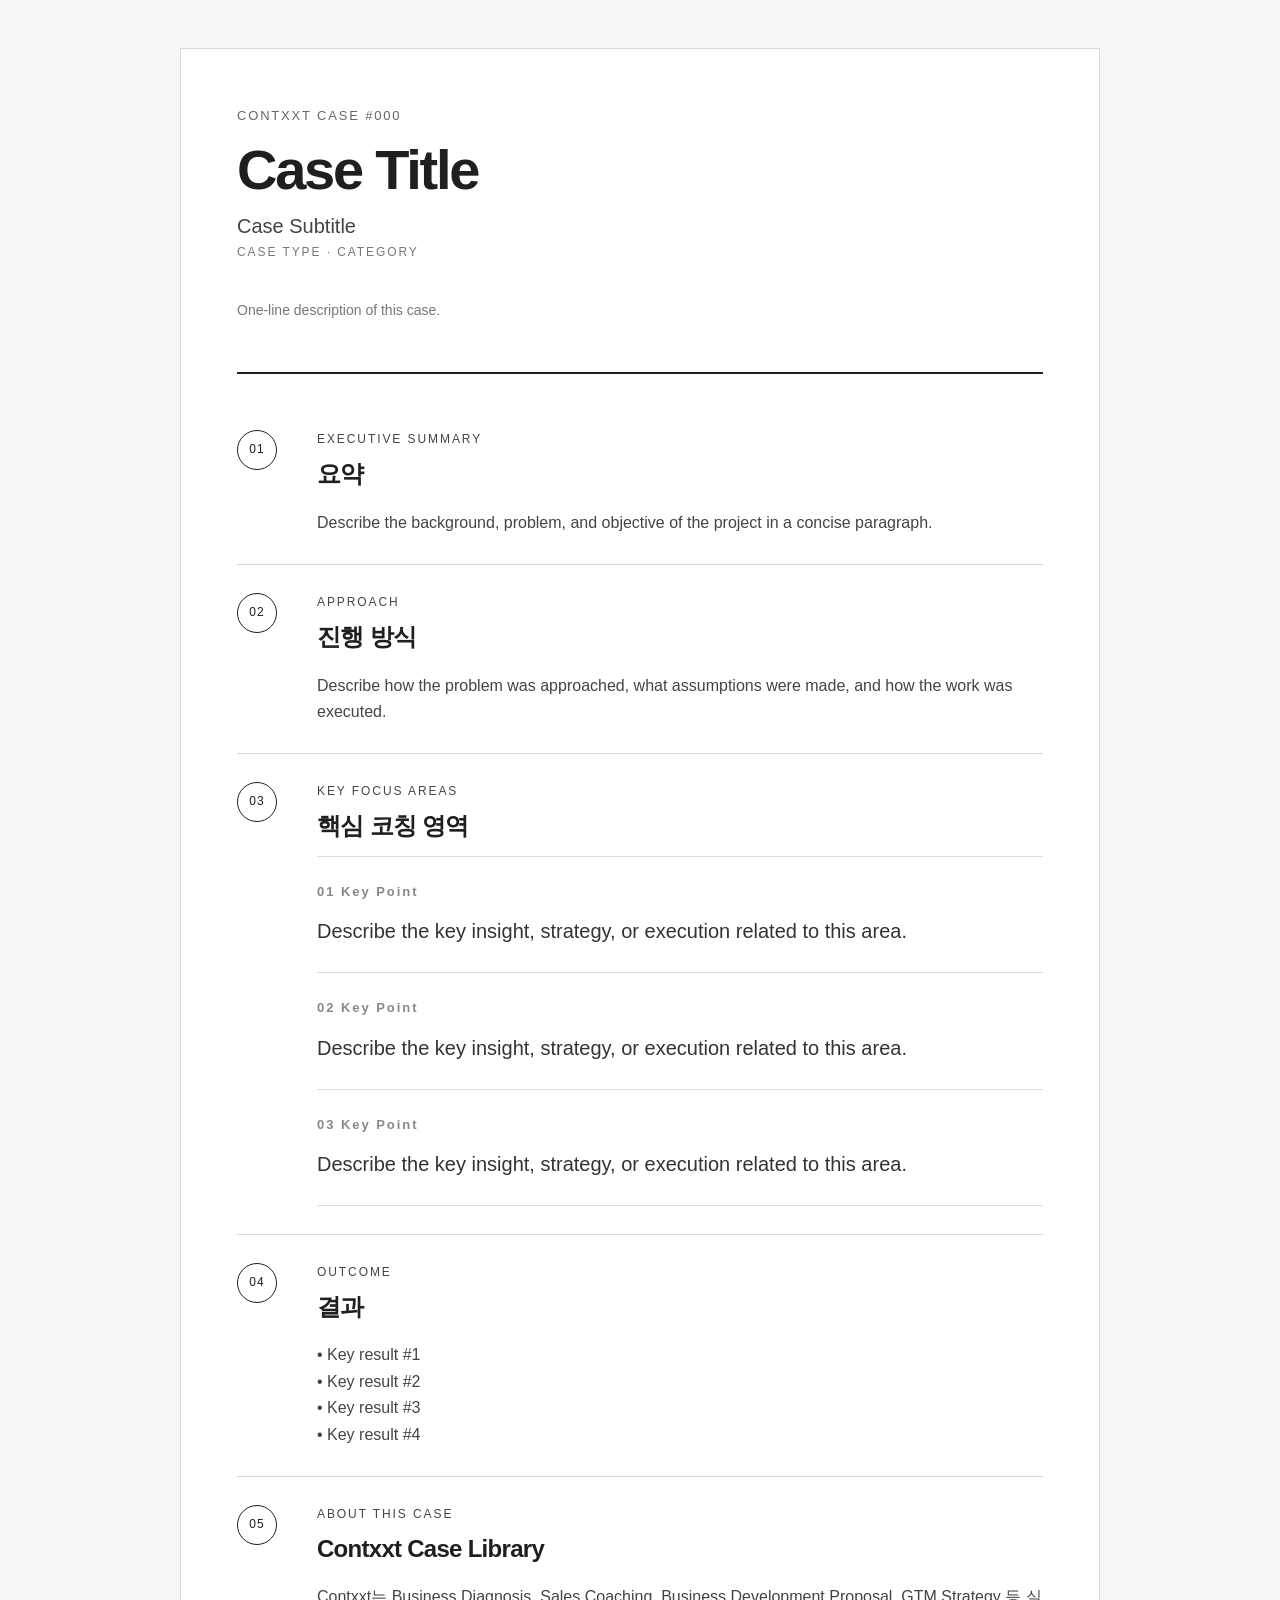
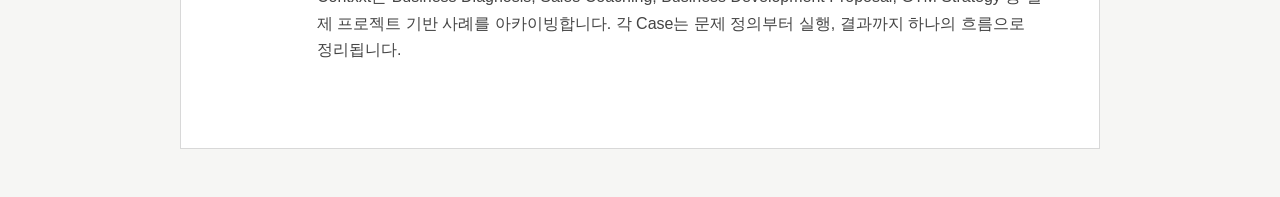
<file: templates/000_case.html>
<!DOCTYPE html>
<html lang="ko">
<head>
  <meta charset="UTF-8" />
  <meta name="viewport" content="width=device-width, initial-scale=1.0" />
  <title>Contxxt Case #000 - Template</title>
  <link rel="stylesheet" href="../css/style.css" />
</head>

<body>
  <main class="page">
    <header class="hero">
      <p class="eyebrow">Contxxt Case #000</p>
      <h1>Case Title</h1>
      <p class="subtitle">Case Subtitle</p>
      <p class="section-kicker">Case Type · Category</p>
      <p class="note">One-line description of this case.</p>
    </header>

    <section class="card">
      <div class="section-label">01</div>
      <div class="section-body">
        <p class="section-kicker">Executive Summary</p>
        <h2>요약</h2>
        <p>
Describe the background, problem, and objective of the project in a concise paragraph.
        </p>
      </div>
    </section>

    <!-- Optional
    <section class="card">
      <div class="section-label">02</div>
      <div class="section-body">
        <p class="section-kicker">Core Insight</p>
        <h2>Key Insight</h2>
        <p>
          Use this section only when the case centers on a strategic insight or problem reframing.
        </p>
      </div>
    </section>
    -->

    <section class="card">
      <div class="section-label">02</div>
      <div class="section-body">
        <p class="section-kicker">Approach</p>
        <h2>진행 방식</h2>
        <p>
Describe how the problem was approached, what assumptions were made, and how the work was executed.
        </p>
      </div>
    </section>

    <section class="card">
      <div class="section-label">03</div>
      <div class="section-body">
        <p class="section-kicker">Key Focus Areas</p>
        <h2>핵심 코칭 영역</h2>

        <div class="hypothesis-card">
          <div class="hypothesis-title">01 Key Point</div>
          <p>
Describe the key insight, strategy, or execution related to this area.
          </p>
        </div>

        <div class="hypothesis-card">
          <div class="hypothesis-title">02 Key Point</div>
          <p>
Describe the key insight, strategy, or execution related to this area.
          </p>
        </div>

        <div class="hypothesis-card">
          <div class="hypothesis-title">03 Key Point</div>
          <p>
Describe the key insight, strategy, or execution related to this area.
          </p>
        </div>
      </div>
    </section>

    <section class="card">
      <div class="section-label">04</div>
      <div class="section-body">
        <p class="section-kicker">Outcome</p>
        <h2>결과</h2>
        <p>
• Key result #1<br>
• Key result #2<br>
• Key result #3<br>
• Key result #4
        </p>
      </div>
    </section>

    <section class="card">
      <div class="section-label">05</div>
      <div class="section-body">
        <p class="section-kicker">About This Case</p>
        <h2>Contxxt Case Library</h2>
        <p>
          Contxxt는 Business Diagnosis, Sales Coaching, Business Development Proposal,
          GTM Strategy 등 실제 프로젝트 기반 사례를 아카이빙합니다.
          각 Case는 문제 정의부터 실행, 결과까지 하나의 흐름으로 정리됩니다.
        </p>
      </div>
    </section>
  </main>
</body>
</html>
</file>
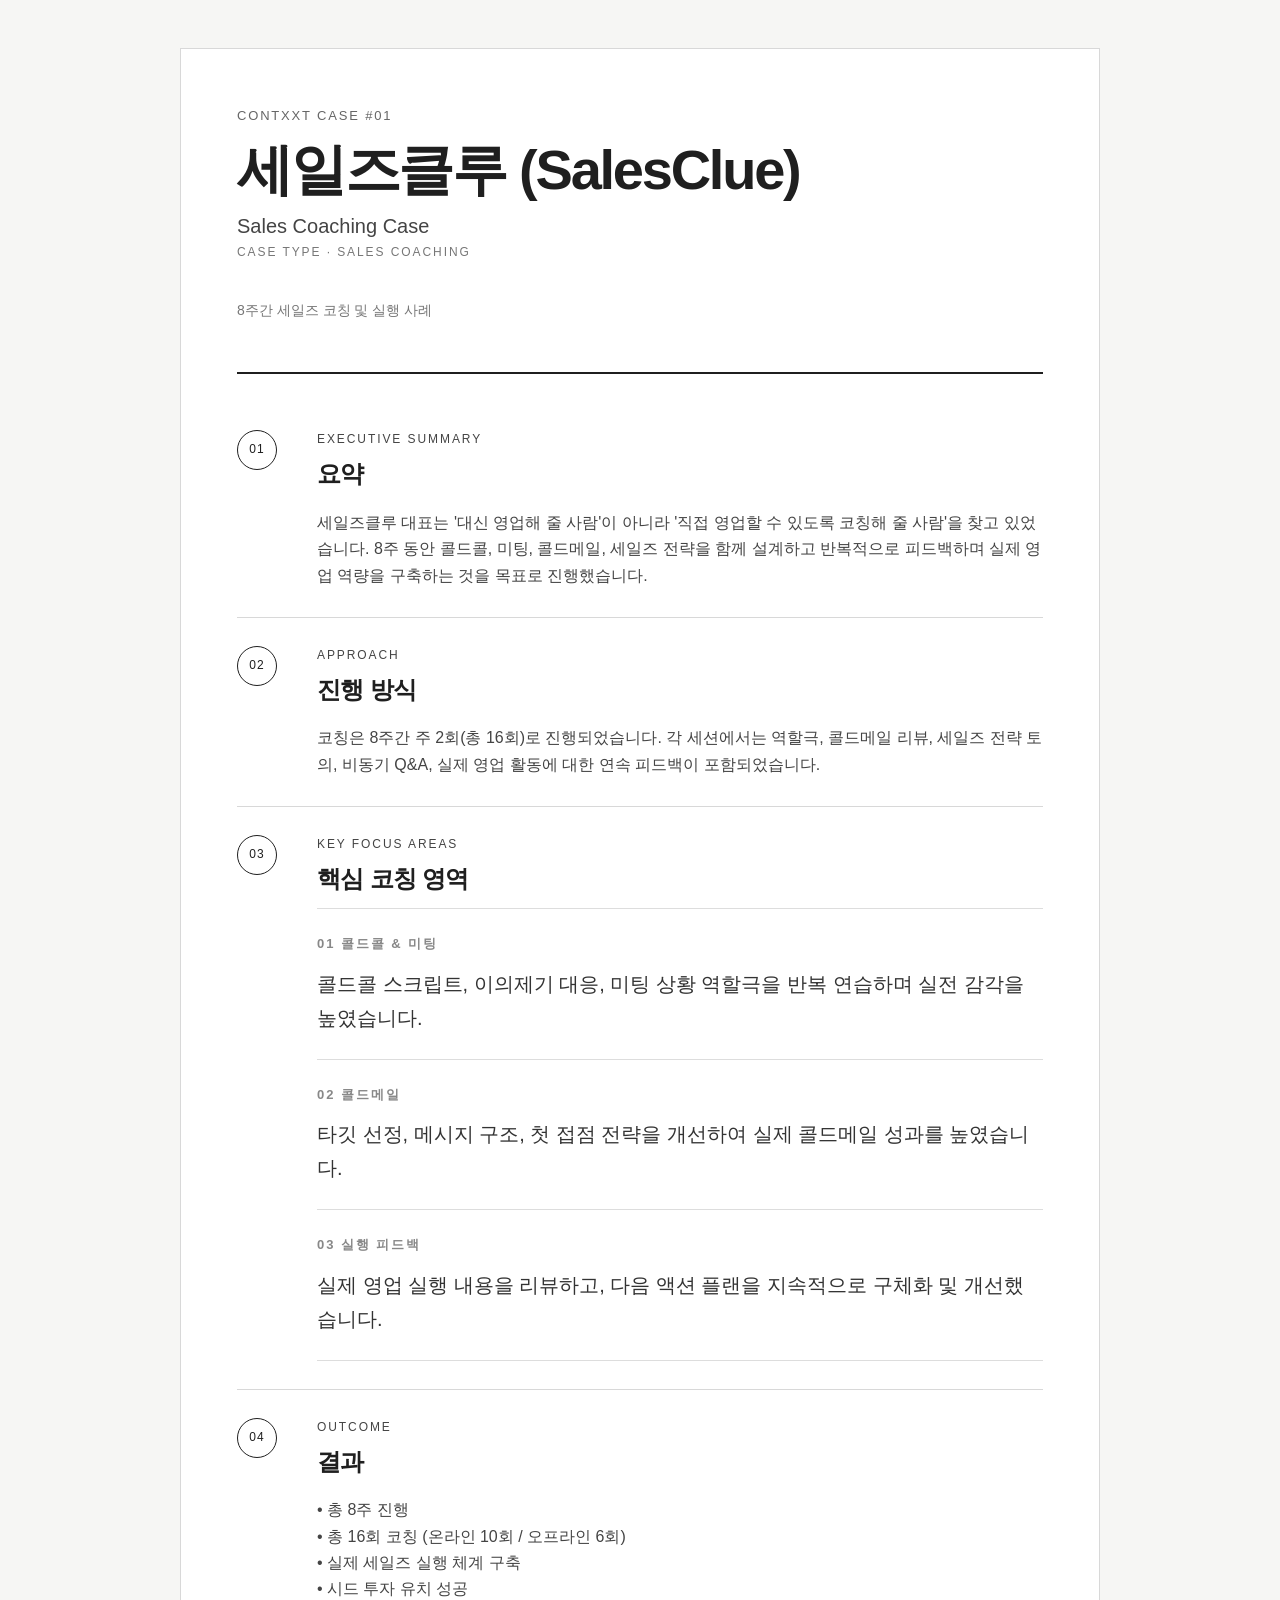
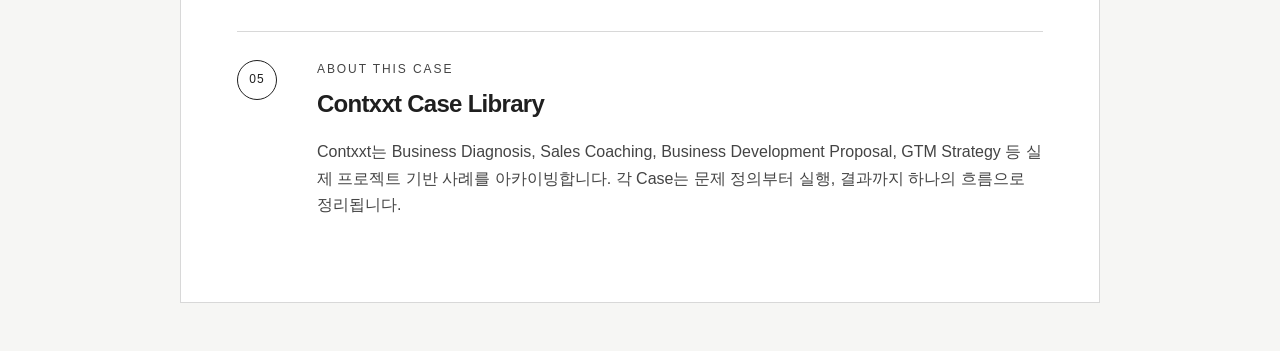
<file: cases/2026/001_salesclue.html>
<!DOCTYPE html>
<html lang="ko">
<head>
  <meta charset="UTF-8" />
  <meta name="viewport" content="width=device-width, initial-scale=1.0" />
  <title>Contxxt Case #01 - SalesClue</title>
  <link rel="stylesheet" href="../../css/style.css" />
</head>

<body>
  <main class="page">
    <header class="hero">
      <p class="eyebrow">Contxxt Case #01</p>
      <h1>세일즈클루 (SalesClue)</h1>
      <p class="subtitle">Sales Coaching Case</p>
      <p class="section-kicker">Case Type · Sales Coaching</p>
      <p class="note">8주간 세일즈 코칭 및 실행 사례</p>
    </header>

    <section class="card">
      <div class="section-label">01</div>
      <div class="section-body">
        <p class="section-kicker">Executive Summary</p>
        <h2>요약</h2>
        <p>
세일즈클루 대표는 '대신 영업해 줄 사람'이 아니라 '직접 영업할 수 있도록 코칭해 줄 사람'을 찾고 있었습니다. 8주 동안 콜드콜, 미팅, 콜드메일, 세일즈 전략을 함께 설계하고 반복적으로 피드백하며 실제 영업 역량을 구축하는 것을 목표로 진행했습니다.
        </p>
      </div>
    </section>

    <section class="card">
      <div class="section-label">02</div>
      <div class="section-body">
        <p class="section-kicker">Approach</p>
        <h2>진행 방식</h2>
        <p>
코칭은 8주간 주 2회(총 16회)로 진행되었습니다. 각 세션에서는 역할극, 콜드메일 리뷰, 세일즈 전략 토의, 비동기 Q&amp;A, 실제 영업 활동에 대한 연속 피드백이 포함되었습니다.
        </p>
      </div>
    </section>

    <section class="card">
      <div class="section-label">03</div>
      <div class="section-body">
        <p class="section-kicker">Key Focus Areas</p>
        <h2>핵심 코칭 영역</h2>

        <div class="hypothesis-card">
          <div class="hypothesis-title">01 콜드콜 &amp; 미팅</div>
          <p>
콜드콜 스크립트, 이의제기 대응, 미팅 상황 역할극을 반복 연습하며 실전 감각을 높였습니다.
          </p>
        </div>

        <div class="hypothesis-card">
          <div class="hypothesis-title">02 콜드메일</div>
          <p>
타깃 선정, 메시지 구조, 첫 접점 전략을 개선하여 실제 콜드메일 성과를 높였습니다.
          </p>
        </div>

        <div class="hypothesis-card">
          <div class="hypothesis-title">03 실행 피드백</div>
          <p>
실제 영업 실행 내용을 리뷰하고, 다음 액션 플랜을 지속적으로 구체화 및 개선했습니다.
          </p>
        </div>
      </div>
    </section>

    <section class="card">
      <div class="section-label">04</div>
      <div class="section-body">
        <p class="section-kicker">Outcome</p>
        <h2>결과</h2>
        <p>
• 총 8주 진행<br>
• 총 16회 코칭 (온라인 10회 / 오프라인 6회)<br>
• 실제 세일즈 실행 체계 구축<br>
• 시드 투자 유치 성공
        </p>
      </div>
    </section>

    <section class="card">
      <div class="section-label">05</div>
      <div class="section-body">
        <p class="section-kicker">About This Case</p>
        <h2>Contxxt Case Library</h2>
        <p>
          Contxxt는 Business Diagnosis, Sales Coaching, Business Development Proposal,
          GTM Strategy 등 실제 프로젝트 기반 사례를 아카이빙합니다.
          각 Case는 문제 정의부터 실행, 결과까지 하나의 흐름으로 정리됩니다.
        </p>
      </div>
    </section>
  </main>
</body>
</html>
</file>
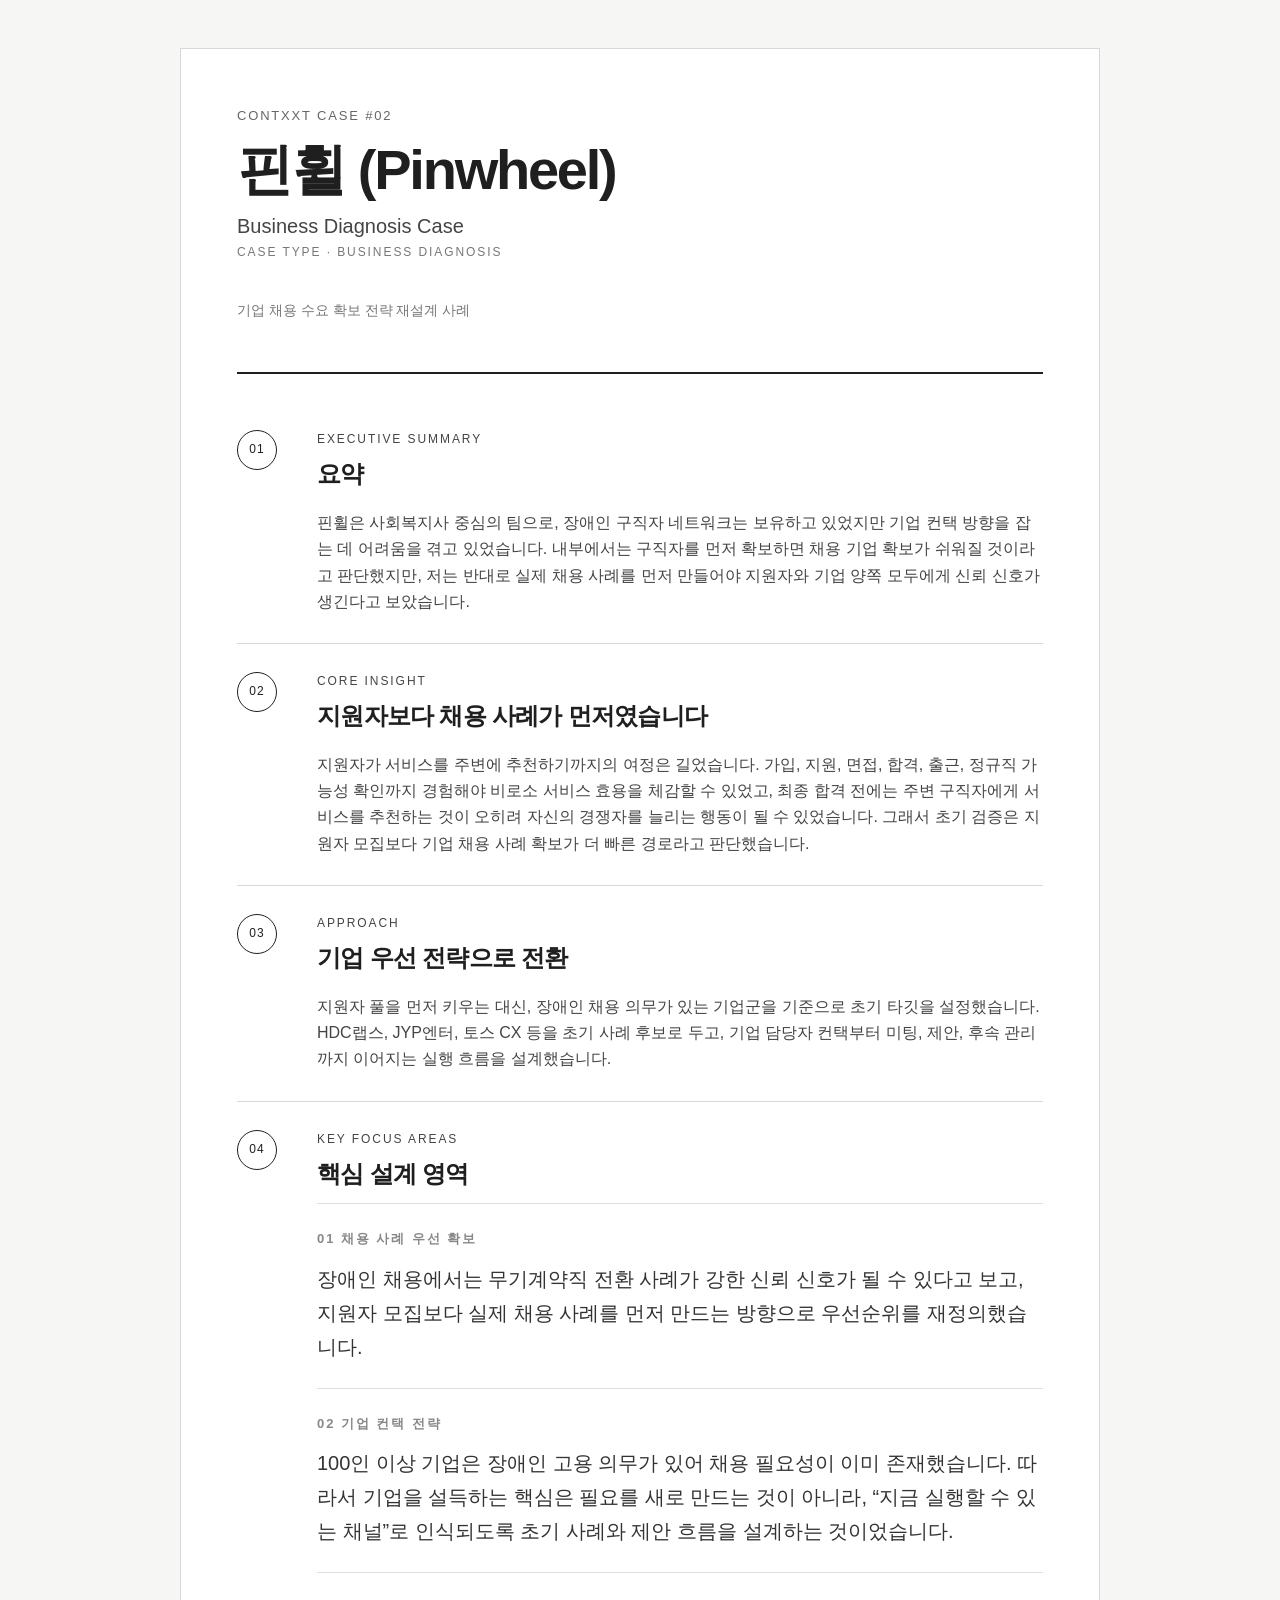
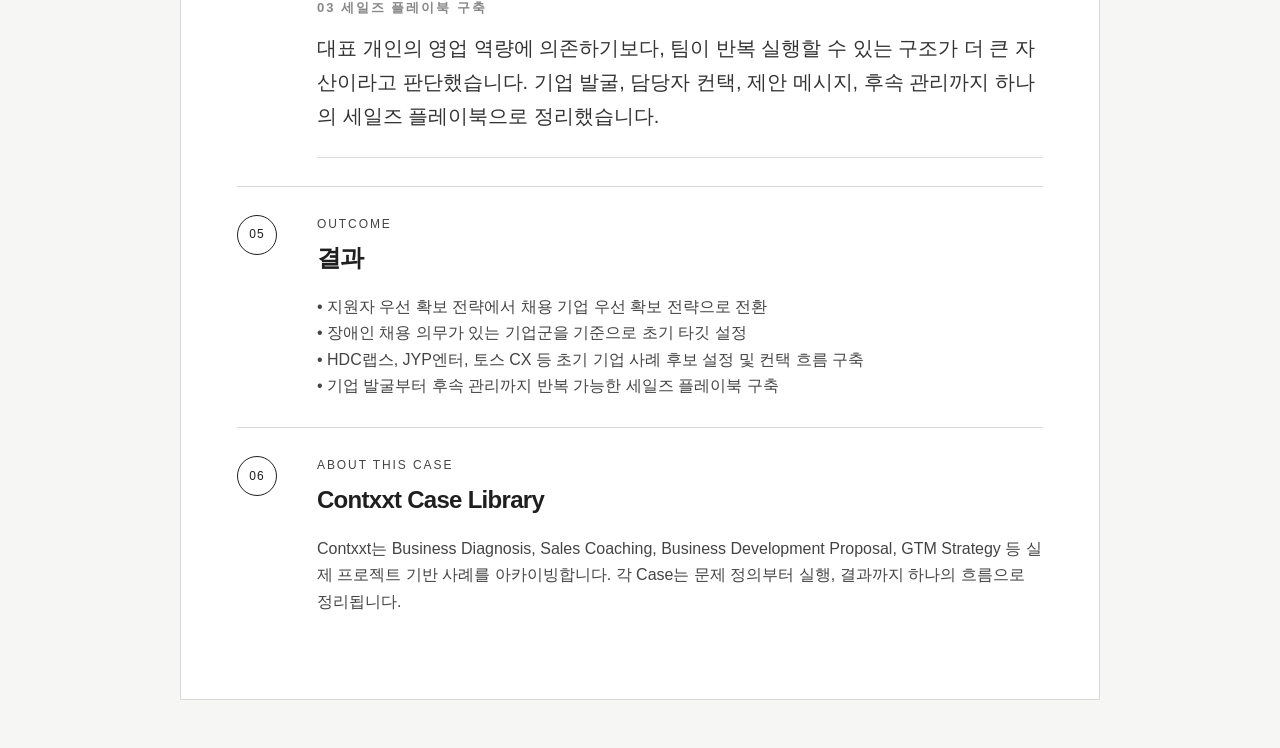
<file: cases/2026/002_pinwheel.html>
<!DOCTYPE html>
<html lang="ko">
<head>
  <meta charset="UTF-8" />
  <meta name="viewport" content="width=device-width, initial-scale=1.0" />
  <title>Contxxt Case #02 - Pinwheel</title>
  <link rel="stylesheet" href="../../css/style.css" />
</head>

<body>
  <main class="page">
    <header class="hero">
      <p class="eyebrow">Contxxt Case #02</p>
      <h1>핀휠 (Pinwheel)</h1>
      <p class="subtitle">Business Diagnosis Case</p>
      <p class="section-kicker">Case Type · Business Diagnosis</p>
      <p class="note">기업 채용 수요 확보 전략 재설계 사례</p>
    </header>

    <section class="card">
      <div class="section-label">01</div>
      <div class="section-body">
        <p class="section-kicker">Executive Summary</p>
        <h2>요약</h2>
        <p>
핀휠은 사회복지사 중심의 팀으로, 장애인 구직자 네트워크는 보유하고 있었지만 기업 컨택 방향을 잡는 데 어려움을 겪고 있었습니다. 내부에서는 구직자를 먼저 확보하면 채용 기업 확보가 쉬워질 것이라고 판단했지만, 저는 반대로 실제 채용 사례를 먼저 만들어야 지원자와 기업 양쪽 모두에게 신뢰 신호가 생긴다고 보았습니다.
        </p>
      </div>
    </section>

    <section class="card">
      <div class="section-label">02</div>
      <div class="section-body">
        <p class="section-kicker">Core Insight</p>
        <h2>지원자보다 채용 사례가 먼저였습니다</h2>
        <p>
          지원자가 서비스를 주변에 추천하기까지의 여정은 길었습니다. 가입, 지원, 면접, 합격, 출근, 정규직 가능성 확인까지 경험해야 비로소 서비스 효용을 체감할 수 있었고, 최종 합격 전에는 주변 구직자에게 서비스를 추천하는 것이 오히려 자신의 경쟁자를 늘리는 행동이 될 수 있었습니다. 그래서 초기 검증은 지원자 모집보다 기업 채용 사례 확보가 더 빠른 경로라고 판단했습니다.
        </p>
      </div>
    </section>

    <section class="card">
      <div class="section-label">03</div>
      <div class="section-body">
        <p class="section-kicker">Approach</p>
        <h2>기업 우선 전략으로 전환</h2>
        <p>
지원자 풀을 먼저 키우는 대신, 장애인 채용 의무가 있는 기업군을 기준으로 초기 타깃을 설정했습니다. HDC랩스, JYP엔터, 토스 CX 등을 초기 사례 후보로 두고, 기업 담당자 컨택부터 미팅, 제안, 후속 관리까지 이어지는 실행 흐름을 설계했습니다.
        </p>
      </div>
    </section>

    <section class="card">
      <div class="section-label">04</div>
      <div class="section-body">
        <p class="section-kicker">Key Focus Areas</p>
        <h2>핵심 설계 영역</h2>

        <div class="hypothesis-card">
          <div class="hypothesis-title">01 채용 사례 우선 확보</div>
          <p>
장애인 채용에서는 무기계약직 전환 사례가 강한 신뢰 신호가 될 수 있다고 보고, 지원자 모집보다 실제 채용 사례를 먼저 만드는 방향으로 우선순위를 재정의했습니다.
          </p>
        </div>

        <div class="hypothesis-card">
          <div class="hypothesis-title">02 기업 컨택 전략</div>
          <p>
100인 이상 기업은 장애인 고용 의무가 있어 채용 필요성이 이미 존재했습니다. 따라서 기업을 설득하는 핵심은 필요를 새로 만드는 것이 아니라, “지금 실행할 수 있는 채널”로 인식되도록 초기 사례와 제안 흐름을 설계하는 것이었습니다.
          </p>
        </div>

        <div class="hypothesis-card">
          <div class="hypothesis-title">03 세일즈 플레이북 구축</div>
          <p>
대표 개인의 영업 역량에 의존하기보다, 팀이 반복 실행할 수 있는 구조가 더 큰 자산이라고 판단했습니다. 기업 발굴, 담당자 컨택, 제안 메시지, 후속 관리까지 하나의 세일즈 플레이북으로 정리했습니다.
          </p>
        </div>
      </div>
    </section>

    <section class="card">
      <div class="section-label">05</div>
      <div class="section-body">
        <p class="section-kicker">Outcome</p>
        <h2>결과</h2>
        <p>
• 지원자 우선 확보 전략에서 채용 기업 우선 확보 전략으로 전환<br>
• 장애인 채용 의무가 있는 기업군을 기준으로 초기 타깃 설정<br>
• HDC랩스, JYP엔터, 토스 CX 등 초기 기업 사례 후보 설정 및 컨택 흐름 구축<br>
• 기업 발굴부터 후속 관리까지 반복 가능한 세일즈 플레이북 구축
        </p>
      </div>
    </section>

    <section class="card">
      <div class="section-label">06</div>
      <div class="section-body">
        <p class="section-kicker">About This Case</p>
        <h2>Contxxt Case Library</h2>
        <p>
          Contxxt는 Business Diagnosis, Sales Coaching, Business Development Proposal,
          GTM Strategy 등 실제 프로젝트 기반 사례를 아카이빙합니다.
          각 Case는 문제 정의부터 실행, 결과까지 하나의 흐름으로 정리됩니다.
        </p>
      </div>
    </section>
  </main>
</body>
</html>
</file>
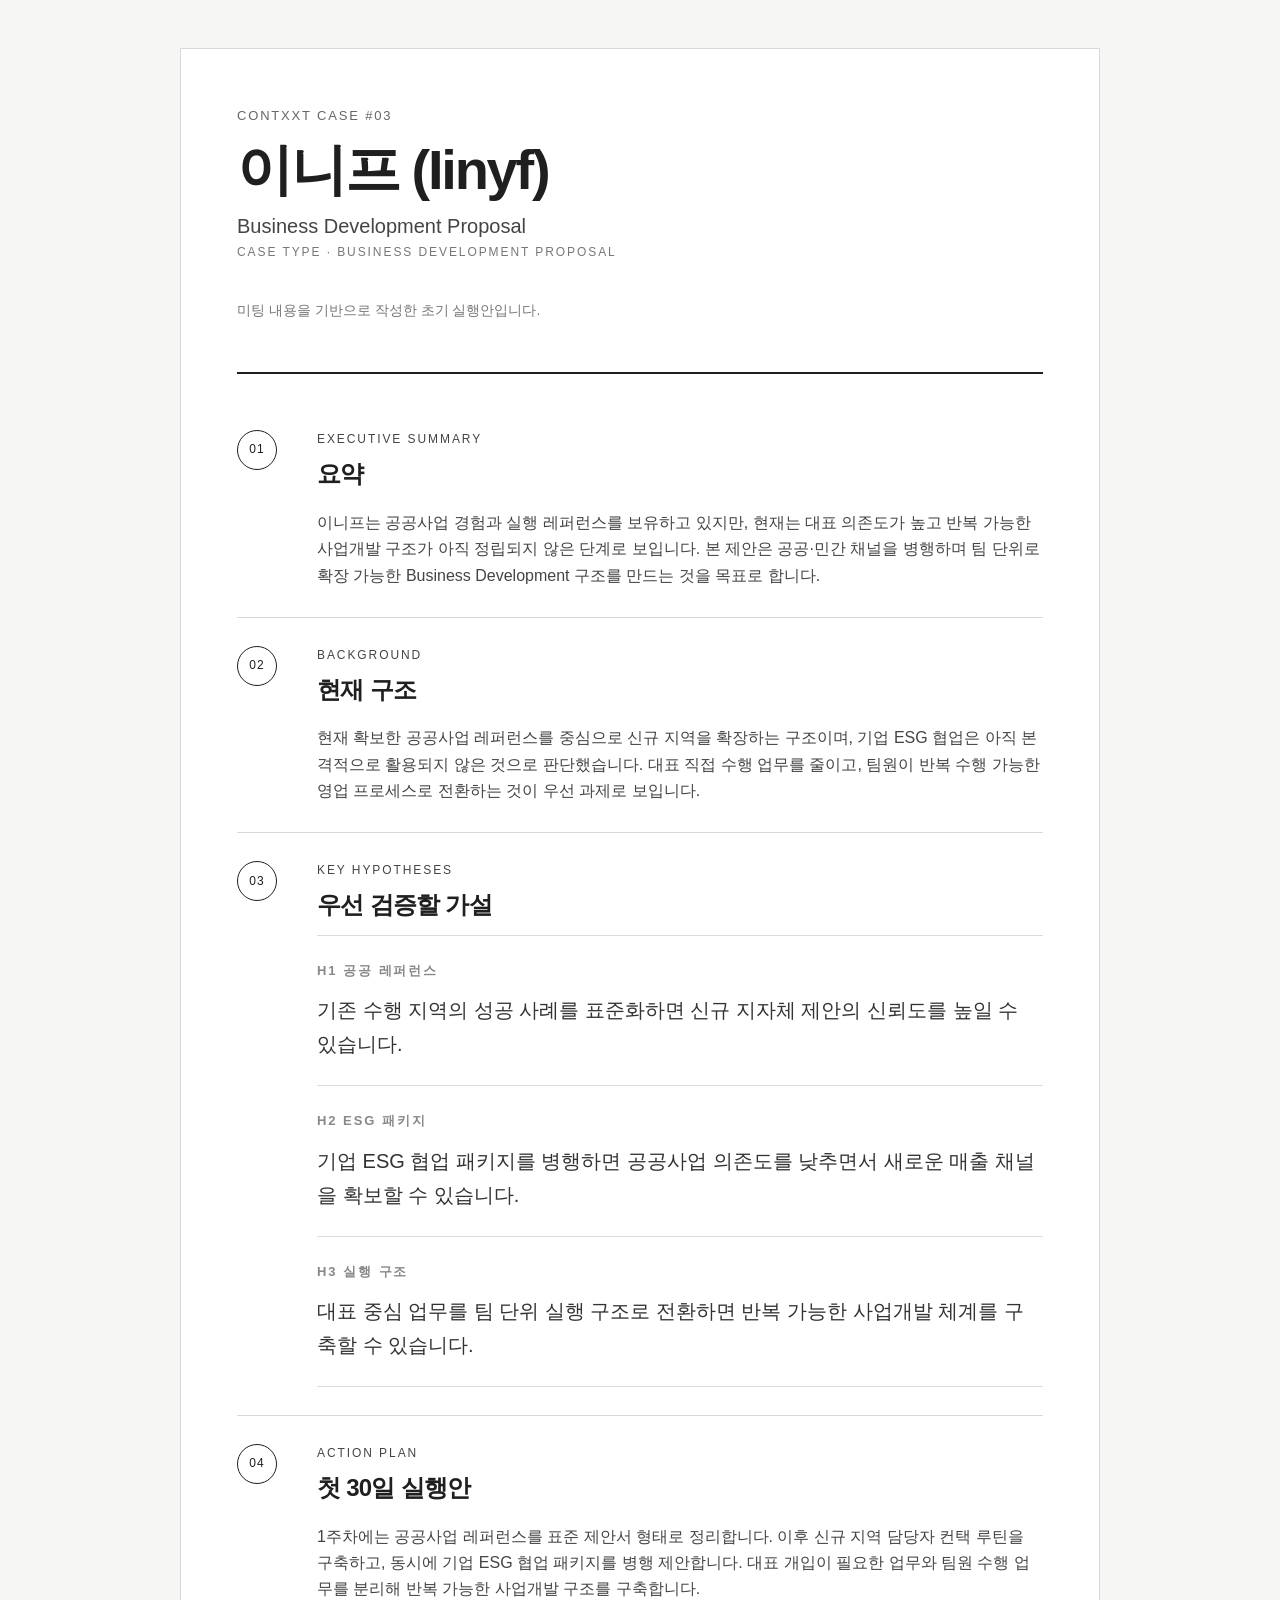
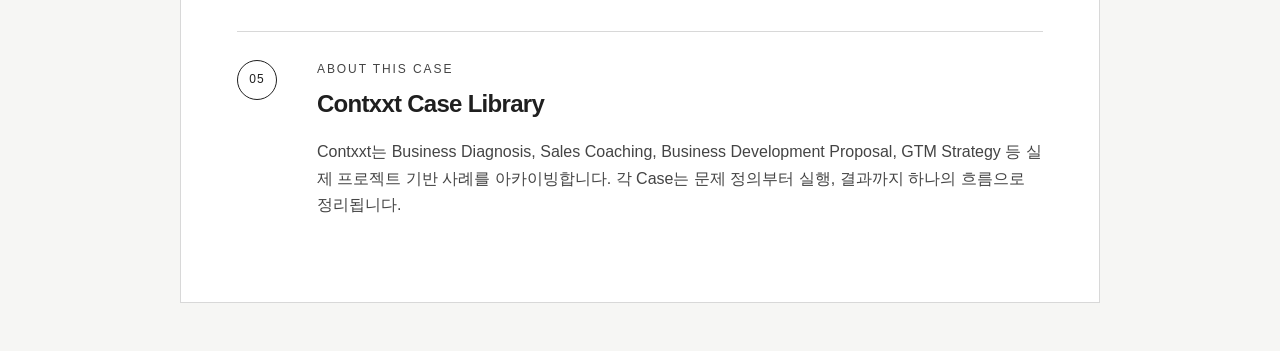
<file: cases/2026/003_iinyf.html>
<!DOCTYPE html>
<html lang="ko">
<head>
  <meta charset="UTF-8" />
  <meta name="viewport" content="width=device-width, initial-scale=1.0" />
  <title>Contxxt Case #03 - Iinyf</title>
  <link rel="stylesheet" href="../../css/style.css" />
</head>

<body>
  <main class="page">
    <header class="hero">
      <p class="eyebrow">Contxxt Case #03</p>
      <h1>이니프 (Iinyf)</h1>
      <p class="subtitle">Business Development Proposal</p>
      <p class="section-kicker">Case Type · Business Development Proposal</p>
      <p class="note">미팅 내용을 기반으로 작성한 초기 실행안입니다.</p>
    </header>

    <section class="card">
      <div class="section-label">01</div>
      <div class="section-body">
        <p class="section-kicker">Executive Summary</p>
        <h2>요약</h2>
        <p>
이니프는 공공사업 경험과 실행 레퍼런스를 보유하고 있지만, 현재는 대표 의존도가 높고 반복 가능한 사업개발 구조가 아직 정립되지 않은 단계로 보입니다.
본 제안은 공공·민간 채널을 병행하며 팀 단위로 확장 가능한 Business Development 구조를 만드는 것을 목표로 합니다.
        </p>
      </div>
    </section>

    <section class="card">
      <div class="section-label">02</div>
      <div class="section-body">
        <p class="section-kicker">Background</p>
        <h2>현재 구조</h2>
        <p>
현재 확보한 공공사업 레퍼런스를 중심으로 신규 지역을 확장하는 구조이며, 기업 ESG 협업은 아직 본격적으로 활용되지 않은 것으로 판단했습니다.
대표 직접 수행 업무를 줄이고, 팀원이 반복 수행 가능한 영업 프로세스로 전환하는 것이 우선 과제로 보입니다.
        </p>
      </div>
    </section>

    <section class="card">
      <div class="section-label">03</div>
      <div class="section-body">
        <p class="section-kicker">Key Hypotheses</p>
        <h2>우선 검증할 가설</h2>

        <div class="hypothesis-card">
          <div class="hypothesis-title">H1 공공 레퍼런스</div>
          <p>
기존 수행 지역의 성공 사례를 표준화하면 신규 지자체 제안의 신뢰도를 높일 수 있습니다.
          </p>
        </div>

        <div class="hypothesis-card">
          <div class="hypothesis-title">H2 ESG 패키지</div>
          <p>
기업 ESG 협업 패키지를 병행하면 공공사업 의존도를 낮추면서 새로운 매출 채널을 확보할 수 있습니다.
          </p>
        </div>

        <div class="hypothesis-card">
          <div class="hypothesis-title">H3 실행 구조</div>
          <p>
대표 중심 업무를 팀 단위 실행 구조로 전환하면 반복 가능한 사업개발 체계를 구축할 수 있습니다.
          </p>
        </div>
      </div>
    </section>

    <section class="card">
      <div class="section-label">04</div>
      <div class="section-body">
        <p class="section-kicker">Action Plan</p>
        <h2>첫 30일 실행안</h2>
        <p>
1주차에는 공공사업 레퍼런스를 표준 제안서 형태로 정리합니다. 이후 신규 지역 담당자 컨택 루틴을 구축하고, 동시에 기업 ESG 협업 패키지를 병행 제안합니다. 대표 개입이 필요한 업무와 팀원 수행 업무를 분리해 반복 가능한 사업개발 구조를 구축합니다.
        </p>
      </div>
    </section>
    <section class="card">
      <div class="section-label">05</div>
      <div class="section-body">
        <p class="section-kicker">About This Case</p>
        <h2>Contxxt Case Library</h2>
        <p>
          Contxxt는 Business Diagnosis, Sales Coaching, Business Development Proposal,
          GTM Strategy 등 실제 프로젝트 기반 사례를 아카이빙합니다.
          각 Case는 문제 정의부터 실행, 결과까지 하나의 흐름으로 정리됩니다.
        </p>
      </div>
    </section>
  </main>
</body>
</html>
</file>
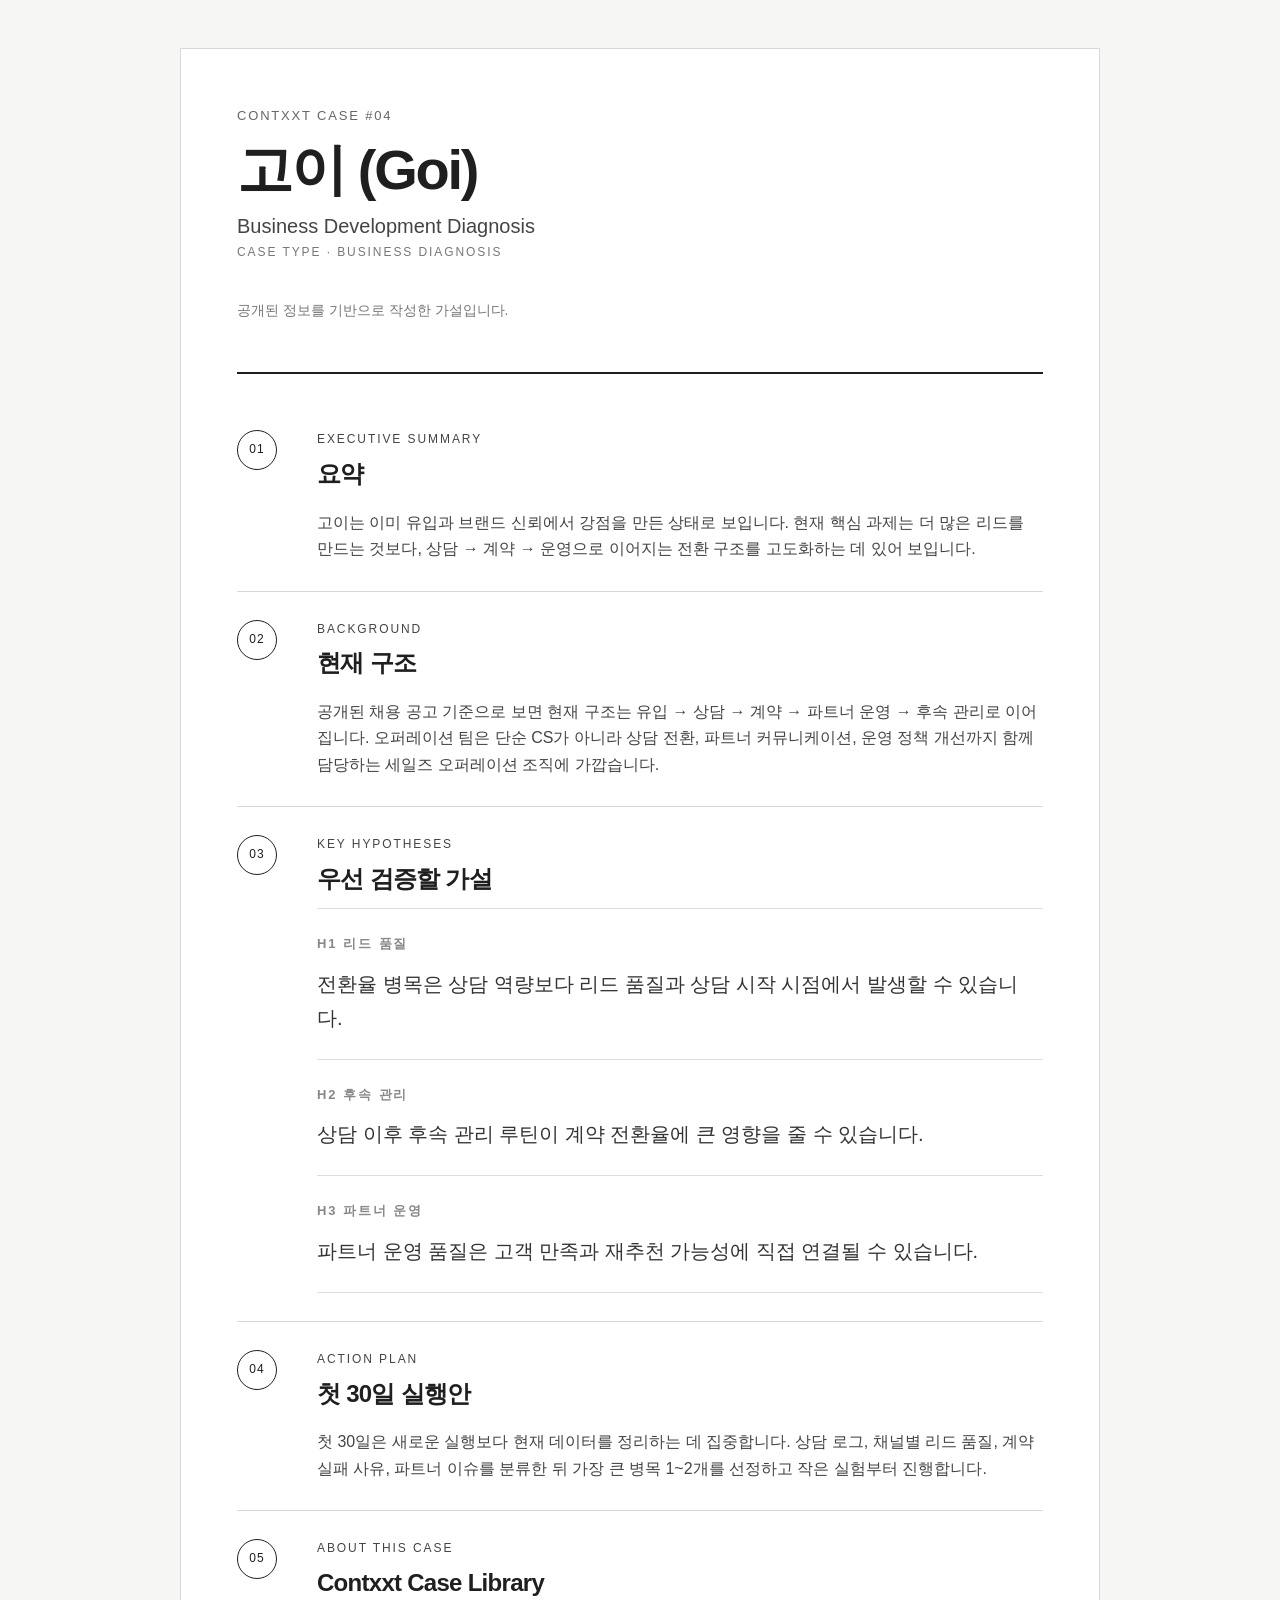
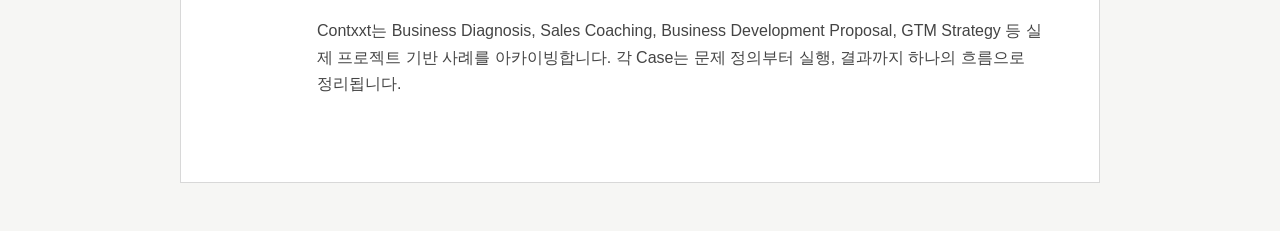
<file: cases/2026/004_goi.html>
<!DOCTYPE html>
<html lang="ko">
<head>
  <meta charset="UTF-8" />
  <meta name="viewport" content="width=device-width, initial-scale=1.0" />
  <title>Contxxt Case #04 - Goi</title>
  <link rel="stylesheet" href="../../css/style.css" />
</head>

<body>
  <main class="page">
    <header class="hero">
      <p class="eyebrow">Contxxt Case #04</p>
      <h1>고이 (Goi)</h1>
      <p class="subtitle">Business Development Diagnosis</p>
      <p class="section-kicker">Case Type · Business Diagnosis</p>
      <p class="note">공개된 정보를 기반으로 작성한 가설입니다.</p>
    </header>

    <section class="card">
      <div class="section-label">01</div>
      <div class="section-body">
        <p class="section-kicker">Executive Summary</p>
        <h2>요약</h2>
        <p>
          고이는 이미 유입과 브랜드 신뢰에서 강점을 만든 상태로 보입니다.
          현재 핵심 과제는 더 많은 리드를 만드는 것보다, 상담 → 계약 → 운영으로 이어지는 전환 구조를 고도화하는 데 있어 보입니다.
        </p>
      </div>
    </section>

    <section class="card">
      <div class="section-label">02</div>
      <div class="section-body">
        <p class="section-kicker">Background</p>
        <h2>현재 구조</h2>
        <p>
          공개된 채용 공고 기준으로 보면 현재 구조는 유입 → 상담 → 계약 → 파트너 운영 → 후속 관리로 이어집니다.
          오퍼레이션 팀은 단순 CS가 아니라 상담 전환, 파트너 커뮤니케이션, 운영 정책 개선까지 함께 담당하는 세일즈 오퍼레이션 조직에 가깝습니다.
        </p>
      </div>
    </section>

    <section class="card">
      <div class="section-label">03</div>
      <div class="section-body">
        <p class="section-kicker">Key Hypotheses</p>
        <h2>우선 검증할 가설</h2>

        <div class="hypothesis-card">
          <div class="hypothesis-title">H1 리드 품질</div>
          <p>
            전환율 병목은 상담 역량보다 리드 품질과 상담 시작 시점에서 발생할 수 있습니다.
          </p>
        </div>

        <div class="hypothesis-card">
          <div class="hypothesis-title">H2 후속 관리</div>
          <p>
            상담 이후 후속 관리 루틴이 계약 전환율에 큰 영향을 줄 수 있습니다.
          </p>
        </div>

        <div class="hypothesis-card">
          <div class="hypothesis-title">H3 파트너 운영</div>
          <p>
            파트너 운영 품질은 고객 만족과 재추천 가능성에 직접 연결될 수 있습니다.
          </p>
        </div>
      </div>
    </section>

    <section class="card">
      <div class="section-label">04</div>
      <div class="section-body">
        <p class="section-kicker">Action Plan</p>
        <h2>첫 30일 실행안</h2>
        <p>
          첫 30일은 새로운 실행보다 현재 데이터를 정리하는 데 집중합니다.
          상담 로그, 채널별 리드 품질, 계약 실패 사유, 파트너 이슈를 분류한 뒤 가장 큰 병목 1~2개를 선정하고 작은 실험부터 진행합니다.
        </p>
      </div>
    </section>

    <section class="card">
      <div class="section-label">05</div>
      <div class="section-body">
        <p class="section-kicker">About This Case</p>
        <h2>Contxxt Case Library</h2>
        <p>
          Contxxt는 Business Diagnosis, Sales Coaching, Business Development Proposal,
          GTM Strategy 등 실제 프로젝트 기반 사례를 아카이빙합니다.
          각 Case는 문제 정의부터 실행, 결과까지 하나의 흐름으로 정리됩니다.
        </p>
      </div>
    </section>
  </main>
</body>
</html>
</file>
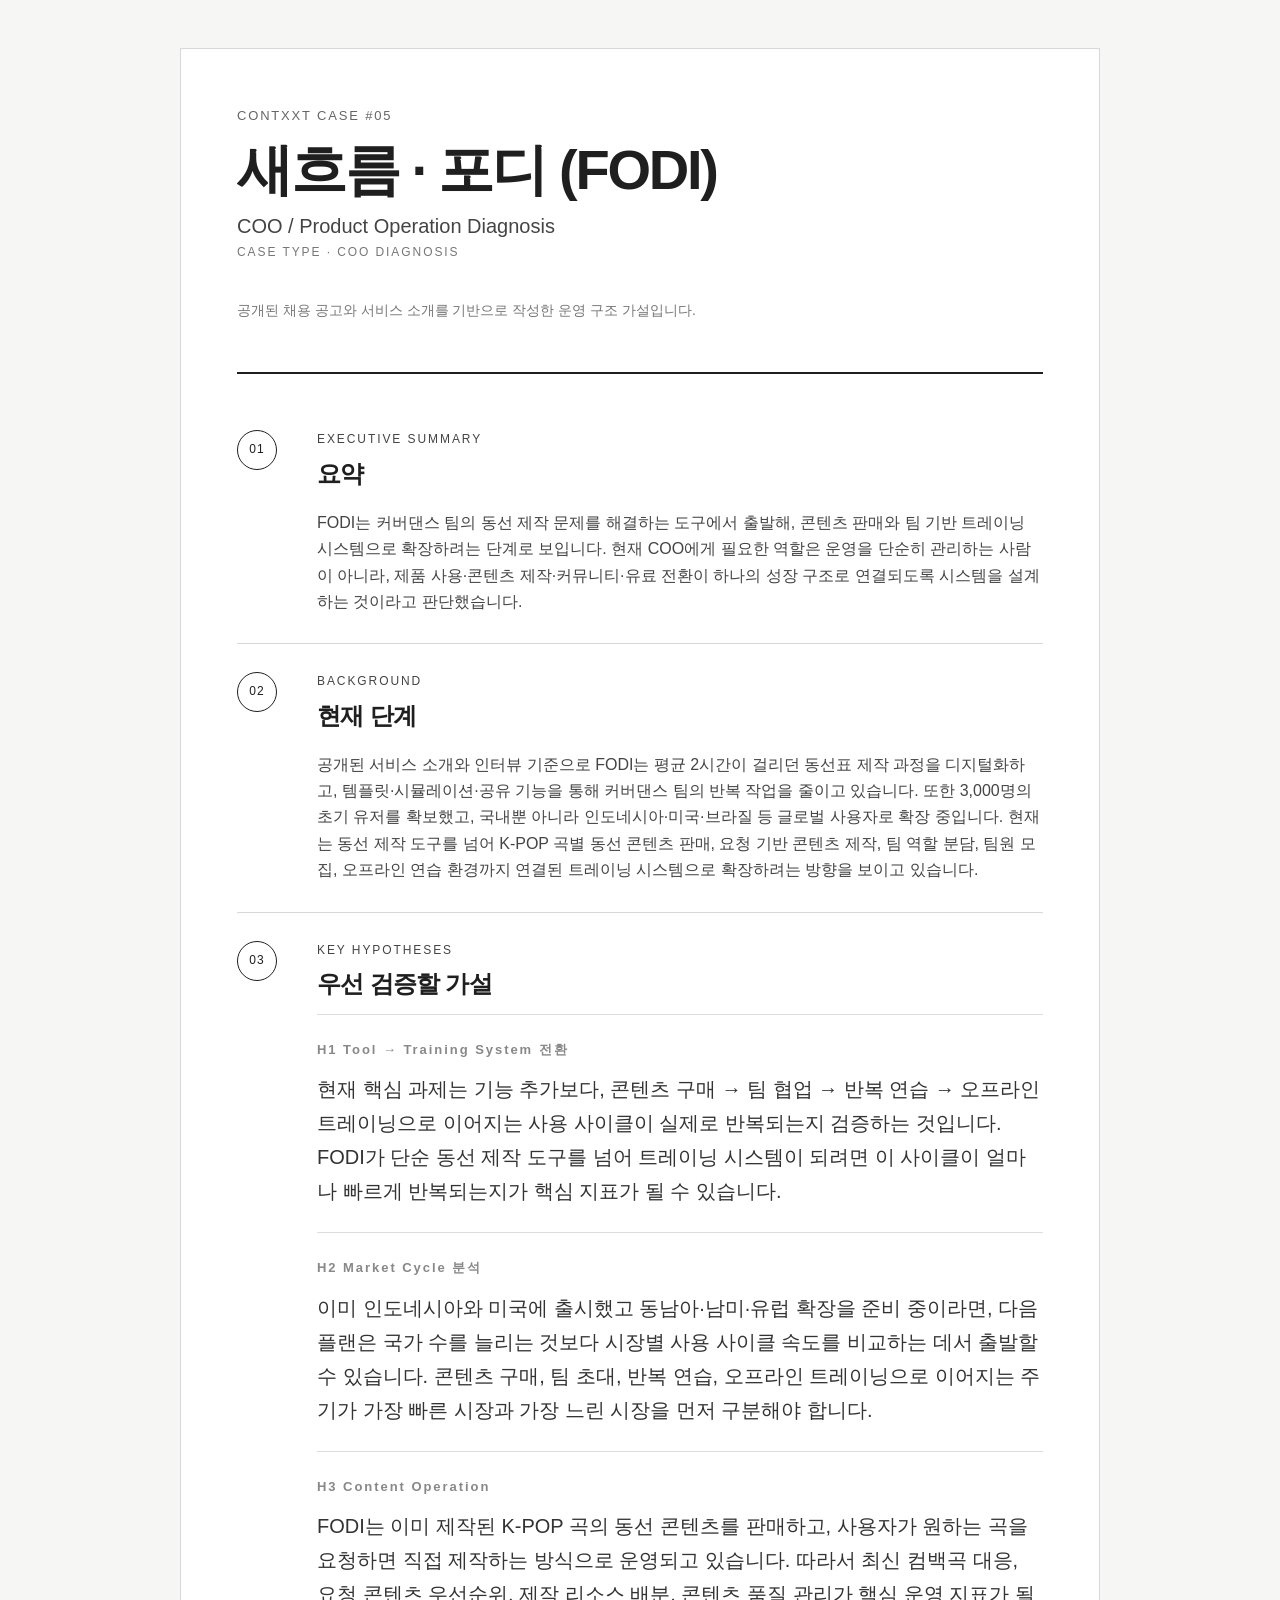
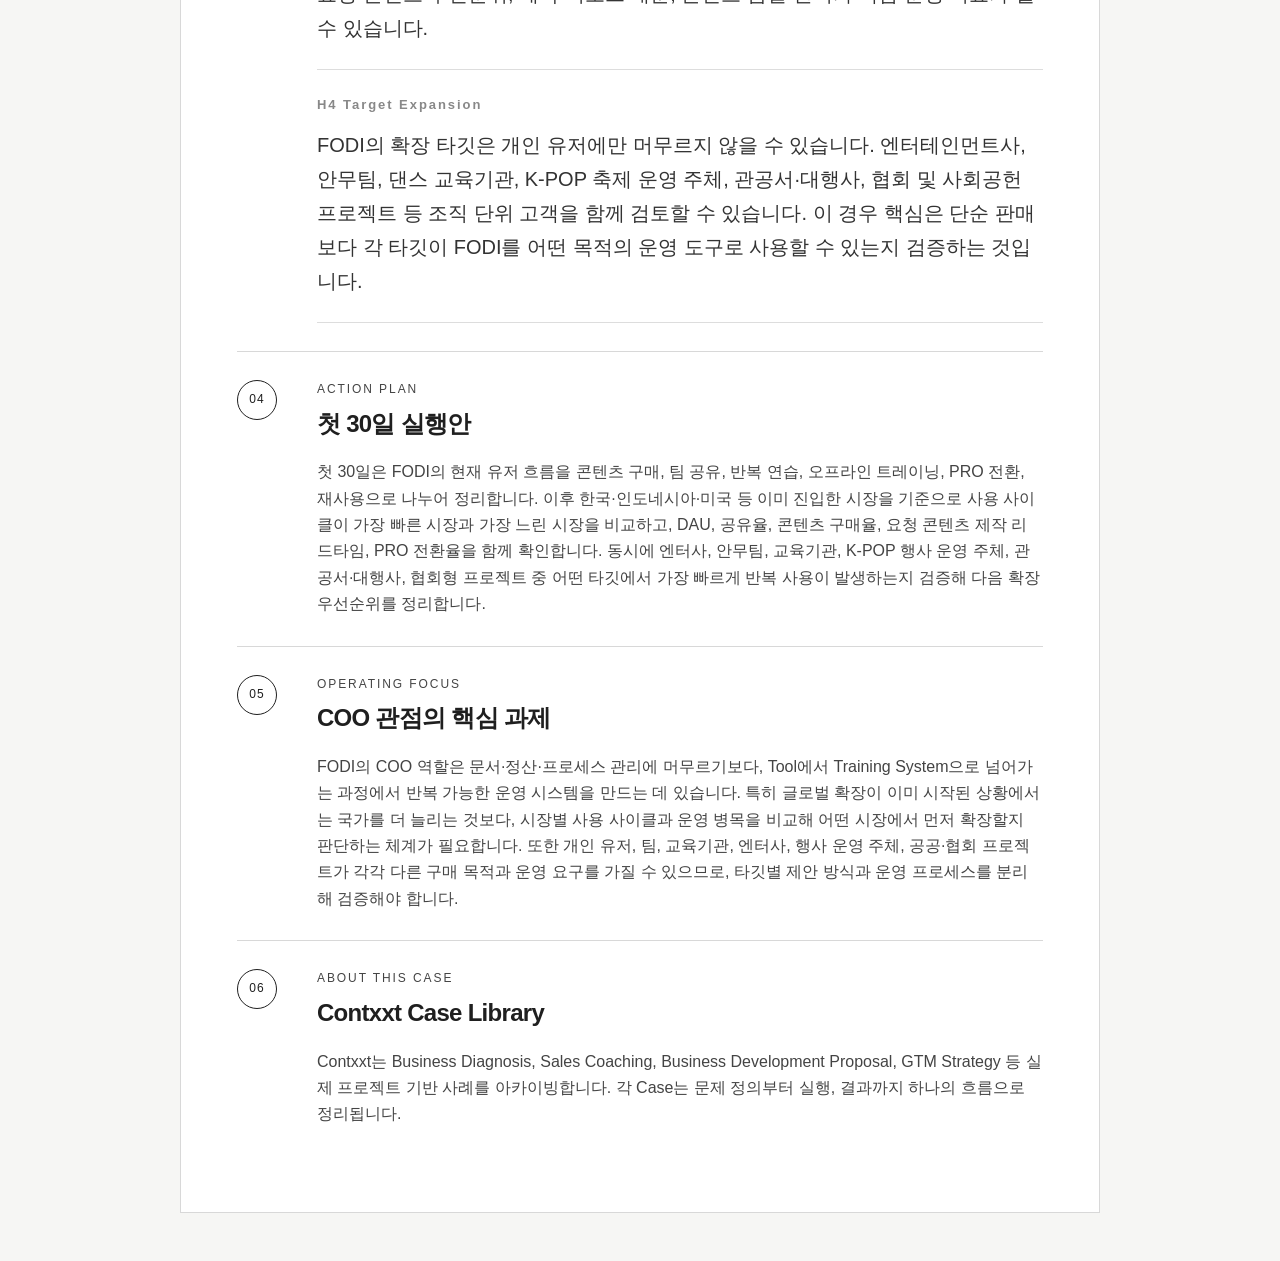
<file: cases/2026/005_FODI.html>
<!DOCTYPE html>
<html lang="ko">
<head>
  <meta charset="UTF-8" />
  <meta name="viewport" content="width=device-width, initial-scale=1.0" />
  <title>Contxxt Case #05 - FODI</title>
  <link rel="stylesheet" href="../../css/style.css" />
</head>

<body>
  <main class="page">
    <header class="hero">
      <p class="eyebrow">Contxxt Case #05</p>
      <h1>새흐름 · 포디 (FODI)</h1>
      <p class="subtitle">COO / Product Operation Diagnosis</p>
      <p class="section-kicker">Case Type · COO Diagnosis</p>
      <p class="note">공개된 채용 공고와 서비스 소개를 기반으로 작성한 운영 구조 가설입니다.</p>
    </header>

    <section class="card">
      <div class="section-label">01</div>
      <div class="section-body">
        <p class="section-kicker">Executive Summary</p>
        <h2>요약</h2>
        <p>
          FODI는 커버댄스 팀의 동선 제작 문제를 해결하는 도구에서 출발해, 콘텐츠 판매와 팀 기반 트레이닝 시스템으로 확장하려는 단계로 보입니다.
          현재 COO에게 필요한 역할은 운영을 단순히 관리하는 사람이 아니라, 제품 사용·콘텐츠 제작·커뮤니티·유료 전환이 하나의 성장 구조로 연결되도록 시스템을 설계하는 것이라고 판단했습니다.
        </p>
      </div>
    </section>

    <section class="card">
      <div class="section-label">02</div>
      <div class="section-body">
        <p class="section-kicker">Background</p>
        <h2>현재 단계</h2>
        <p>
          공개된 서비스 소개와 인터뷰 기준으로 FODI는 평균 2시간이 걸리던 동선표 제작 과정을 디지털화하고, 템플릿·시뮬레이션·공유 기능을 통해 커버댄스 팀의 반복 작업을 줄이고 있습니다.
          또한 3,000명의 초기 유저를 확보했고, 국내뿐 아니라 인도네시아·미국·브라질 등 글로벌 사용자로 확장 중입니다. 현재는 동선 제작 도구를 넘어 K-POP 곡별 동선 콘텐츠 판매, 요청 기반 콘텐츠 제작, 팀 역할 분담, 팀원 모집, 오프라인 연습 환경까지 연결된 트레이닝 시스템으로 확장하려는 방향을 보이고 있습니다.
        </p>
      </div>
    </section>

    <section class="card">
      <div class="section-label">03</div>
      <div class="section-body">
        <p class="section-kicker">Key Hypotheses</p>
        <h2>우선 검증할 가설</h2>

        <div class="hypothesis-card">
          <div class="hypothesis-title">H1 Tool → Training System 전환</div>
          <p>
            현재 핵심 과제는 기능 추가보다, 콘텐츠 구매 → 팀 협업 → 반복 연습 → 오프라인 트레이닝으로 이어지는 사용 사이클이 실제로 반복되는지 검증하는 것입니다. FODI가 단순 동선 제작 도구를 넘어 트레이닝 시스템이 되려면 이 사이클이 얼마나 빠르게 반복되는지가 핵심 지표가 될 수 있습니다.
          </p>
        </div>

        <div class="hypothesis-card">
          <div class="hypothesis-title">H2 Market Cycle 분석</div>
          <p>
            이미 인도네시아와 미국에 출시했고 동남아·남미·유럽 확장을 준비 중이라면, 다음 플랜은 국가 수를 늘리는 것보다 시장별 사용 사이클 속도를 비교하는 데서 출발할 수 있습니다. 콘텐츠 구매, 팀 초대, 반복 연습, 오프라인 트레이닝으로 이어지는 주기가 가장 빠른 시장과 가장 느린 시장을 먼저 구분해야 합니다.
          </p>
        </div>

        <div class="hypothesis-card">
          <div class="hypothesis-title">H3 Content Operation</div>
          <p>
            FODI는 이미 제작된 K-POP 곡의 동선 콘텐츠를 판매하고, 사용자가 원하는 곡을 요청하면 직접 제작하는 방식으로 운영되고 있습니다. 따라서 최신 컴백곡 대응, 요청 콘텐츠 우선순위, 제작 리소스 배분, 콘텐츠 품질 관리가 핵심 운영 지표가 될 수 있습니다.
          </p>
        </div>
        <div class="hypothesis-card">
          <div class="hypothesis-title">H4 Target Expansion</div>
          <p>
            FODI의 확장 타깃은 개인 유저에만 머무르지 않을 수 있습니다. 엔터테인먼트사, 안무팀, 댄스 교육기관, K-POP 축제 운영 주체, 관공서·대행사, 협회 및 사회공헌 프로젝트 등 조직 단위 고객을 함께 검토할 수 있습니다. 이 경우 핵심은 단순 판매보다 각 타깃이 FODI를 어떤 목적의 운영 도구로 사용할 수 있는지 검증하는 것입니다.
          </p>
        </div>
      </div>
    </section>

    <section class="card">
      <div class="section-label">04</div>
      <div class="section-body">
        <p class="section-kicker">Action Plan</p>
        <h2>첫 30일 실행안</h2>
        <p>
          첫 30일은 FODI의 현재 유저 흐름을 콘텐츠 구매, 팀 공유, 반복 연습, 오프라인 트레이닝, PRO 전환, 재사용으로 나누어 정리합니다.
          이후 한국·인도네시아·미국 등 이미 진입한 시장을 기준으로 사용 사이클이 가장 빠른 시장과 가장 느린 시장을 비교하고, DAU, 공유율, 콘텐츠 구매율, 요청 콘텐츠 제작 리드타임, PRO 전환율을 함께 확인합니다. 동시에 엔터사, 안무팀, 교육기관, K-POP 행사 운영 주체, 관공서·대행사, 협회형 프로젝트 중 어떤 타깃에서 가장 빠르게 반복 사용이 발생하는지 검증해 다음 확장 우선순위를 정리합니다.
        </p>
      </div>
    </section>

    <section class="card">
      <div class="section-label">05</div>
      <div class="section-body">
        <p class="section-kicker">Operating Focus</p>
        <h2>COO 관점의 핵심 과제</h2>
        <p>
          FODI의 COO 역할은 문서·정산·프로세스 관리에 머무르기보다, Tool에서 Training System으로 넘어가는 과정에서 반복 가능한 운영 시스템을 만드는 데 있습니다.
          특히 글로벌 확장이 이미 시작된 상황에서는 국가를 더 늘리는 것보다, 시장별 사용 사이클과 운영 병목을 비교해 어떤 시장에서 먼저 확장할지 판단하는 체계가 필요합니다. 또한 개인 유저, 팀, 교육기관, 엔터사, 행사 운영 주체, 공공·협회 프로젝트가 각각 다른 구매 목적과 운영 요구를 가질 수 있으므로, 타깃별 제안 방식과 운영 프로세스를 분리해 검증해야 합니다.
        </p>
      </div>
    </section>

    <section class="card">
      <div class="section-label">06</div>
      <div class="section-body">
        <p class="section-kicker">About This Case</p>
        <h2>Contxxt Case Library</h2>
        <p>
          Contxxt는 Business Diagnosis, Sales Coaching, Business Development Proposal,
          GTM Strategy 등 실제 프로젝트 기반 사례를 아카이빙합니다.
          각 Case는 문제 정의부터 실행, 결과까지 하나의 흐름으로 정리됩니다.
        </p>
      </div>
    </section>
  </main>
</body>
</html>
</file>
<file: css/style.css>
body {
  margin: 0;
  background: #f6f6f4;
  color: #1f1f1f;
  font-family: -apple-system, BlinkMacSystemFont, "Pretendard", "Noto Sans KR", sans-serif;
  line-height: 1.65;
}

.page {
  width: min(920px, calc(100% - 48px));
  margin: 48px auto;
  background: #ffffff;
  border: 1px solid #d8d8d8;
  padding: 56px;
  box-sizing: border-box;
}

.hero {
  padding-bottom: 36px;
  border-bottom: 2px solid #1f1f1f;
  margin-bottom: 28px;
}

.eyebrow {
  font-size: 13px;
  letter-spacing: 0.14em;
  text-transform: uppercase;
  color: #666;
  margin: 0 0 16px;
}

h1 {
  font-size: 56px;
  line-height: 1;
  margin: 0 0 12px;
  letter-spacing: -0.04em;
}

.subtitle {
  font-size: 20px;
  color: #444;
  margin: 0;
}

.note {
  margin-top: 36px;
  font-size: 14px;
  color: #777;
}

.card {
  display: grid;
  grid-template-columns: 56px 1fr;
  gap: 24px;
  padding: 28px 0;
  border-bottom: 1px solid #d8d8d8;
}

.card:last-child {
  border-bottom: none;
}

.section-label {
  width: 38px;
  height: 38px;
  border: 1px solid #1f1f1f;
  border-radius: 999px;
  display: flex;
  align-items: center;
  justify-content: center;
  font-size: 12px;
  letter-spacing: 0.08em;
}

.section-body {
  min-width: 0;
}

.section-kicker {
  margin: 0 0 4px;
  color: #777;
  font-size: 12px;
  letter-spacing: 0.16em;
  text-transform: uppercase;
}

h2 {
  margin: 0 0 10px;
  font-size: 24px;
  letter-spacing: -0.03em;
}

.card p {
  color: #444;
}

.card p:last-child {
  margin-bottom: 0;
}

/* ===========================
   Hypothesis
=========================== */

.hypothesis-card {
  display: block;
  width: 100%;
  padding: 24px 0;
  border-top: 1px solid #ddd;
}

.hypothesis-card:last-child {
  border-bottom: 1px solid #ddd;
}

.hypothesis-title {
  font-size: 13px;
  letter-spacing: 0.15em;
  color: #888;
  margin-bottom: 12px;
  font-weight: 700;
}

.hypothesis-card p {
  margin: 0;
  font-size: 20px;
  line-height: 1.7;
  color: #333;
}

/* ===========================
   Main Landing
=========================== */

.framework-grid {
  display: grid;
  grid-template-columns: repeat(4, 1fr);
  gap: 12px;
  margin-top: 20px;
}

.framework-grid div {
  border: 1px solid #d8d8d8;
  padding: 18px;
  font-size: 15px;
  font-weight: 700;
  text-align: center;
}

.sample-card {
  display: block;
  margin-top: 20px;
  padding: 24px;
  border: 1px solid #d8d8d8;
  text-decoration: none;
  color: inherit;
  background: #fff;
}

.sample-card:hover {
  border-color: #1f1f1f;
}

.sample-card h3 {
  margin: 8px 0;
  font-size: 28px;
  letter-spacing: -0.03em;
}

.sample-card span {
  display: inline-block;
  margin-top: 16px;
  font-weight: 700;
}

/* ===========================
   Resume
=========================== */

.profile-lead {
  font-size: 18px;
  line-height: 1.8;
  color: #222;
  margin-bottom: 18px;
}

.core-skills {
  margin: 14px 0 18px;
  font-size: 14px;
  line-height: 1.7;
  color: #555;
  letter-spacing: -0.01em;
}

@media print {
  body {
    background: #ffffff;
  }

  .page {
    width: auto;
    margin: 0;
    border: none;
    padding: 32px;
  }
}

/* ===========================
   Mobile
=========================== */

@media (max-width: 768px) {
  body {
    line-height: 1.7;
  }

  .page {
    width: calc(100% - 20px);
    margin: 10px auto;
    padding: 28px 18px;
    border-width: 1px;
  }

  .hero {
    padding-bottom: 28px;
    margin-bottom: 8px;
  }

  .eyebrow {
    font-size: 11px;
    letter-spacing: 0.12em;
    margin-bottom: 14px;
  }

  h1 {
    font-size: clamp(34px, 11vw, 42px);
    line-height: 1.06;
    letter-spacing: -0.055em;
    word-break: keep-all;
  }

  h2 {
    font-size: 22px;
    line-height: 1.3;
    word-break: keep-all;
  }

  .subtitle {
    font-size: 17px;
    line-height: 1.45;
    word-break: keep-all;
  }

  .note {
    margin-top: 22px;
    font-size: 13px;
    line-height: 1.65;
  }

  .card {
    display: block;
    padding: 26px 0;
  }

  .section-label {
    width: auto;
    height: auto;
    border: none;
    border-radius: 0;
    justify-content: flex-start;
    margin-bottom: 10px;
    font-size: 11px;
    color: #888;
    letter-spacing: 0.12em;
  }

  .section-label::before {
    content: "Section ";
  }

  .section-kicker {
    font-size: 11px;
    letter-spacing: 0.11em;
    line-height: 1.45;
    word-break: keep-all;
  }

  .card p {
    font-size: 15px;
    line-height: 1.75;
    word-break: keep-all;
    overflow-wrap: break-word;
  }

  .framework-grid {
    grid-template-columns: 1fr 1fr;
    gap: 8px;
  }

  .framework-grid div {
    padding: 14px 10px;
    font-size: 13px;
    line-height: 1.35;
  }

  .sample-card {
    margin-top: 14px;
    padding: 18px;
    border-color: #d8d8d8;
  }

  .sample-card h3 {
    font-size: 22px;
    line-height: 1.25;
    word-break: keep-all;
  }

  .sample-card p {
    font-size: 14px;
  }

  .sample-card span {
    margin-top: 12px;
  }

  .hypothesis-card {
    padding: 20px 0;
  }

  .hypothesis-title {
    font-size: 11px;
    letter-spacing: 0.12em;
    margin-bottom: 10px;
  }

  .hypothesis-card p {
    font-size: 16px;
    line-height: 1.75;
  }

  .profile-lead {
    font-size: 16px;
    line-height: 1.75;
  }

  .core-skills {
    font-size: 13px;
    line-height: 1.65;
  }
}

@media (max-width: 420px) {
  .page {
    width: calc(100% - 14px);
    margin: 7px auto;
    padding: 24px 14px;
  }

  h1 {
    font-size: clamp(32px, 12vw, 38px);
  }

  .framework-grid {
    grid-template-columns: 1fr;
  }

  .sample-card h3 {
    font-size: 21px;
  }
}
</file>
